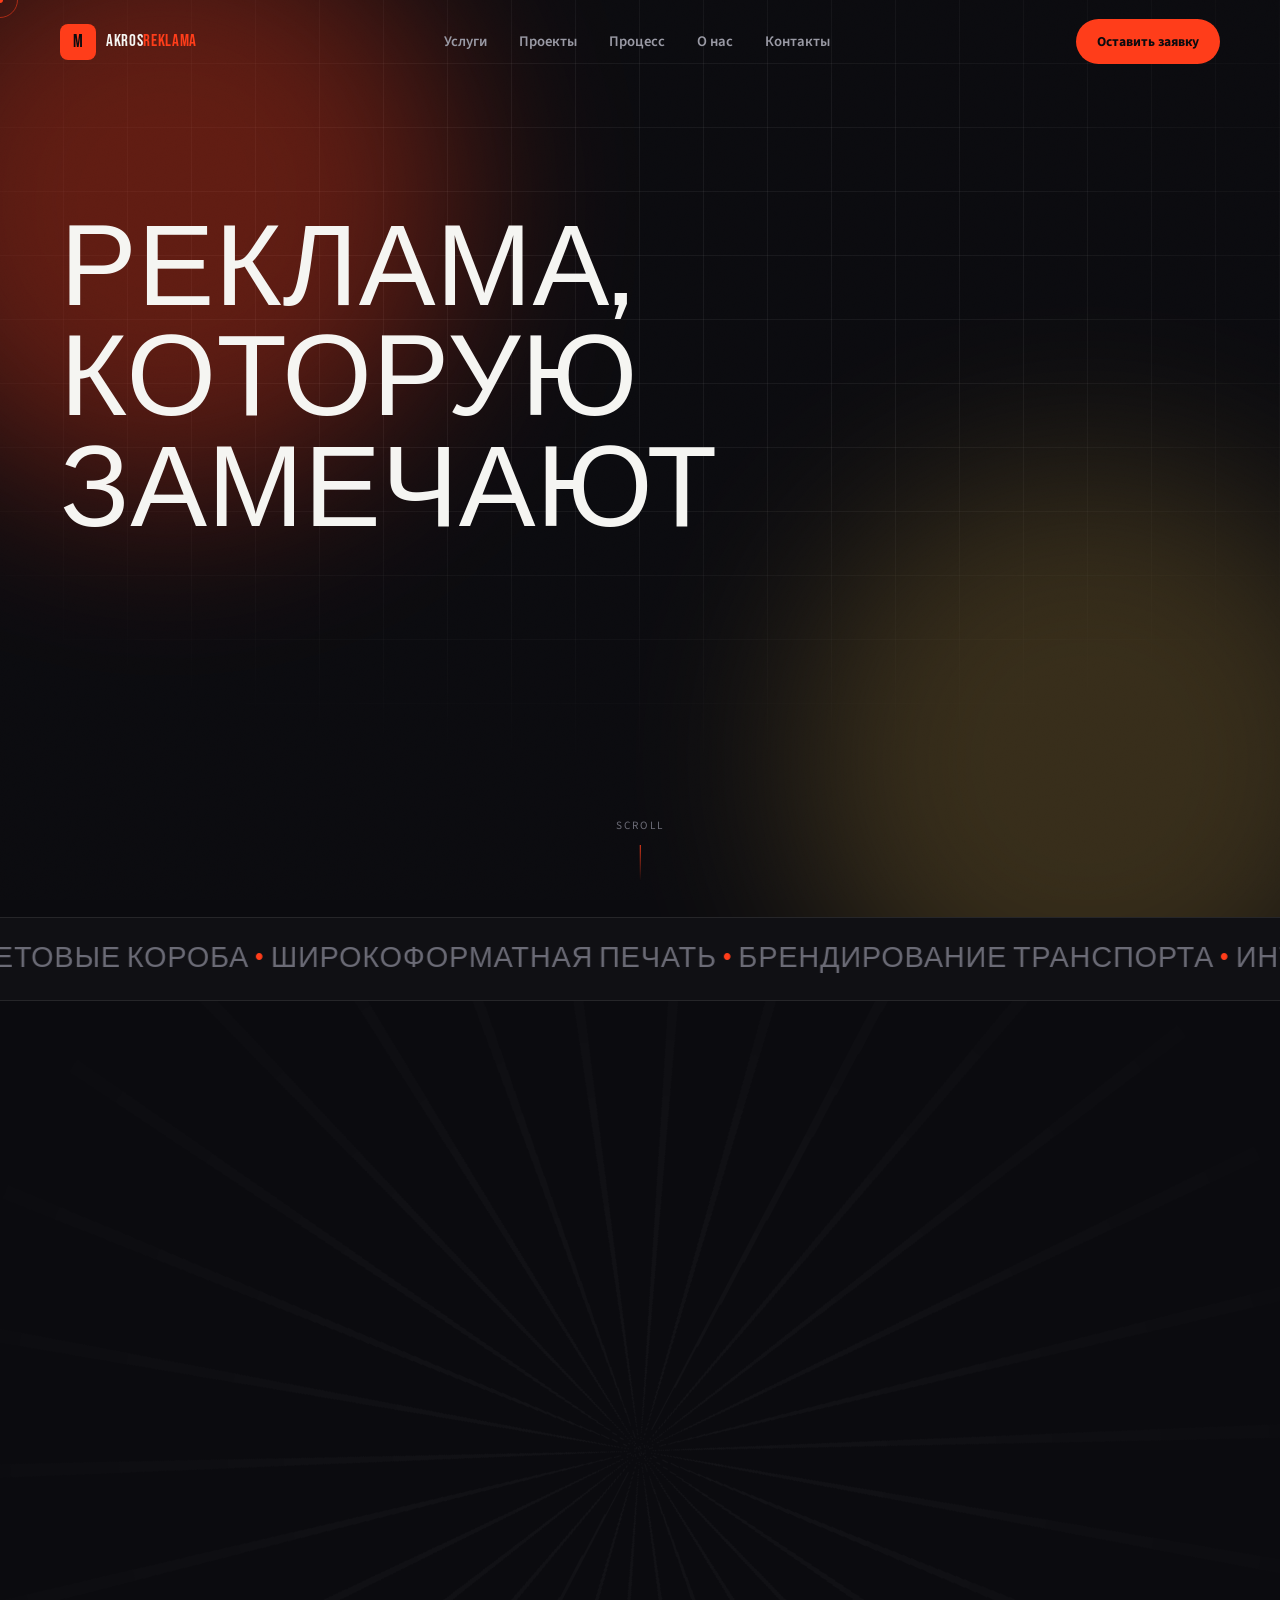
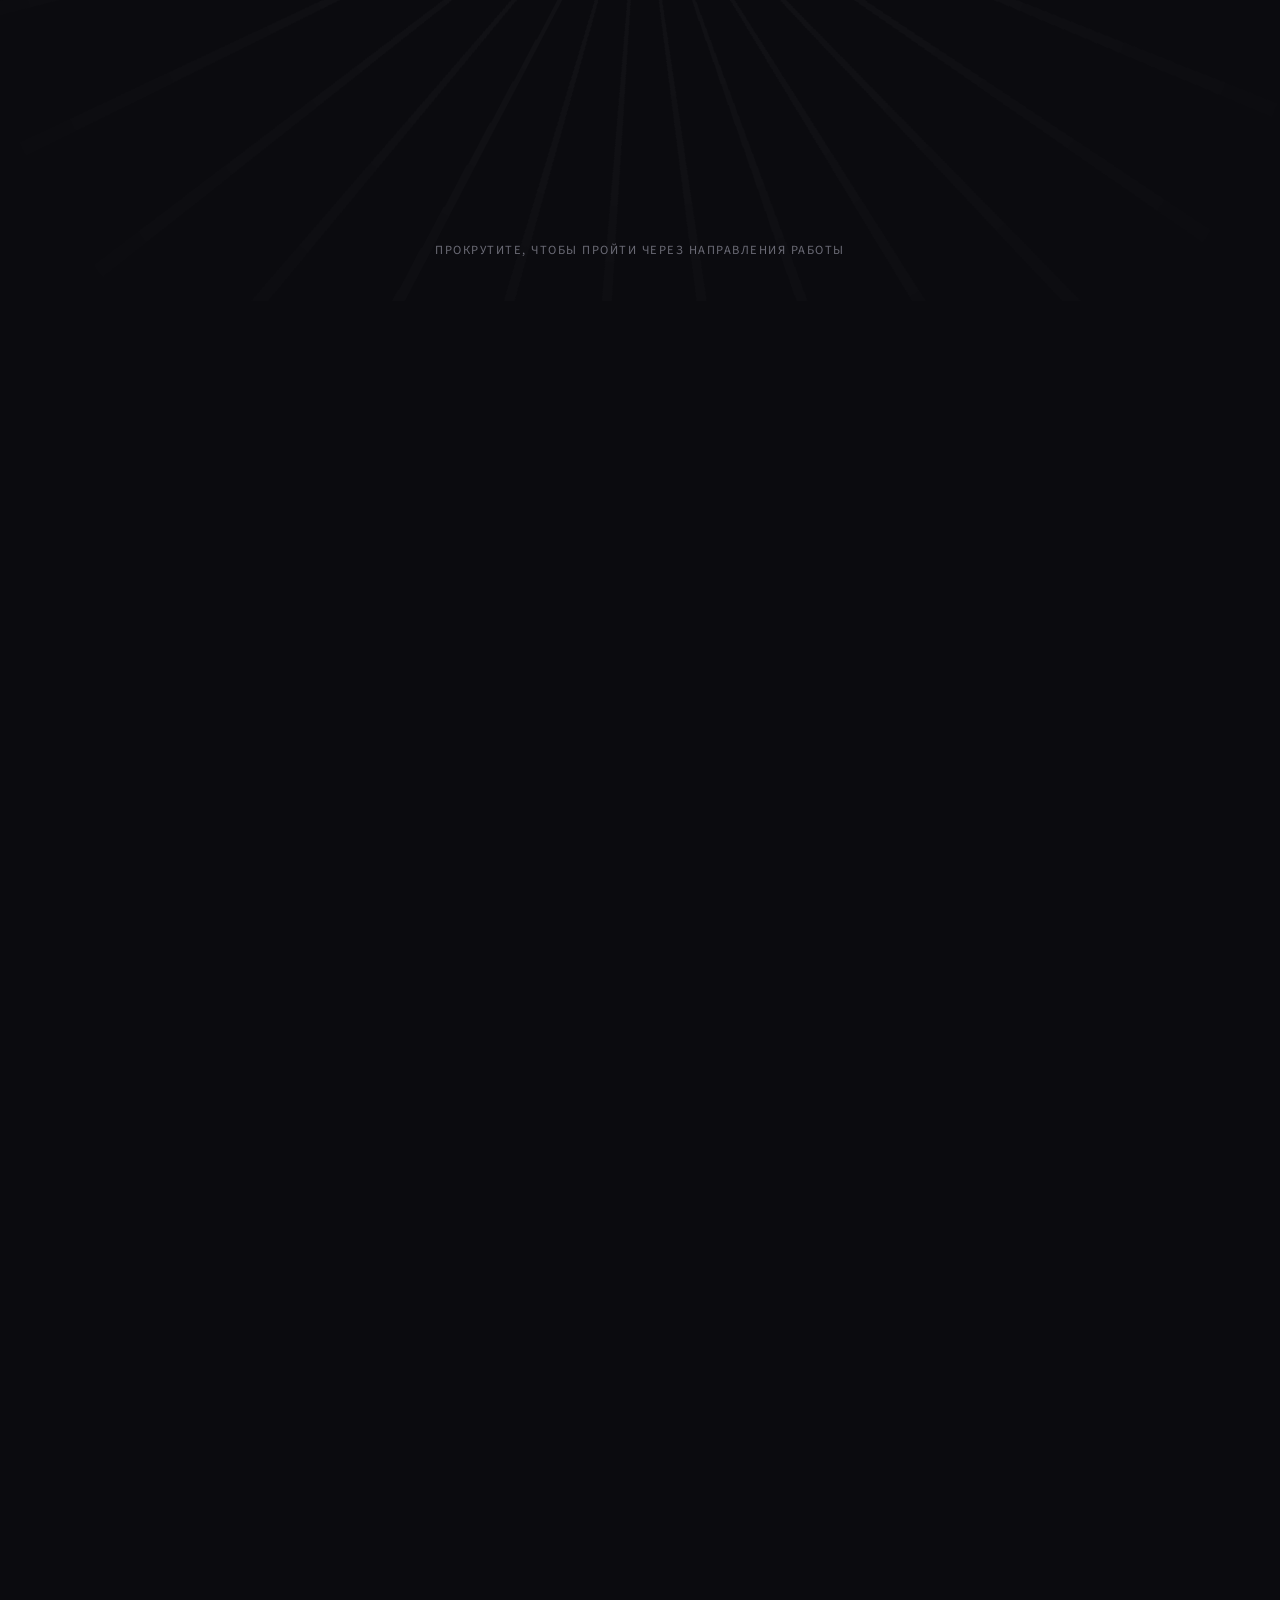
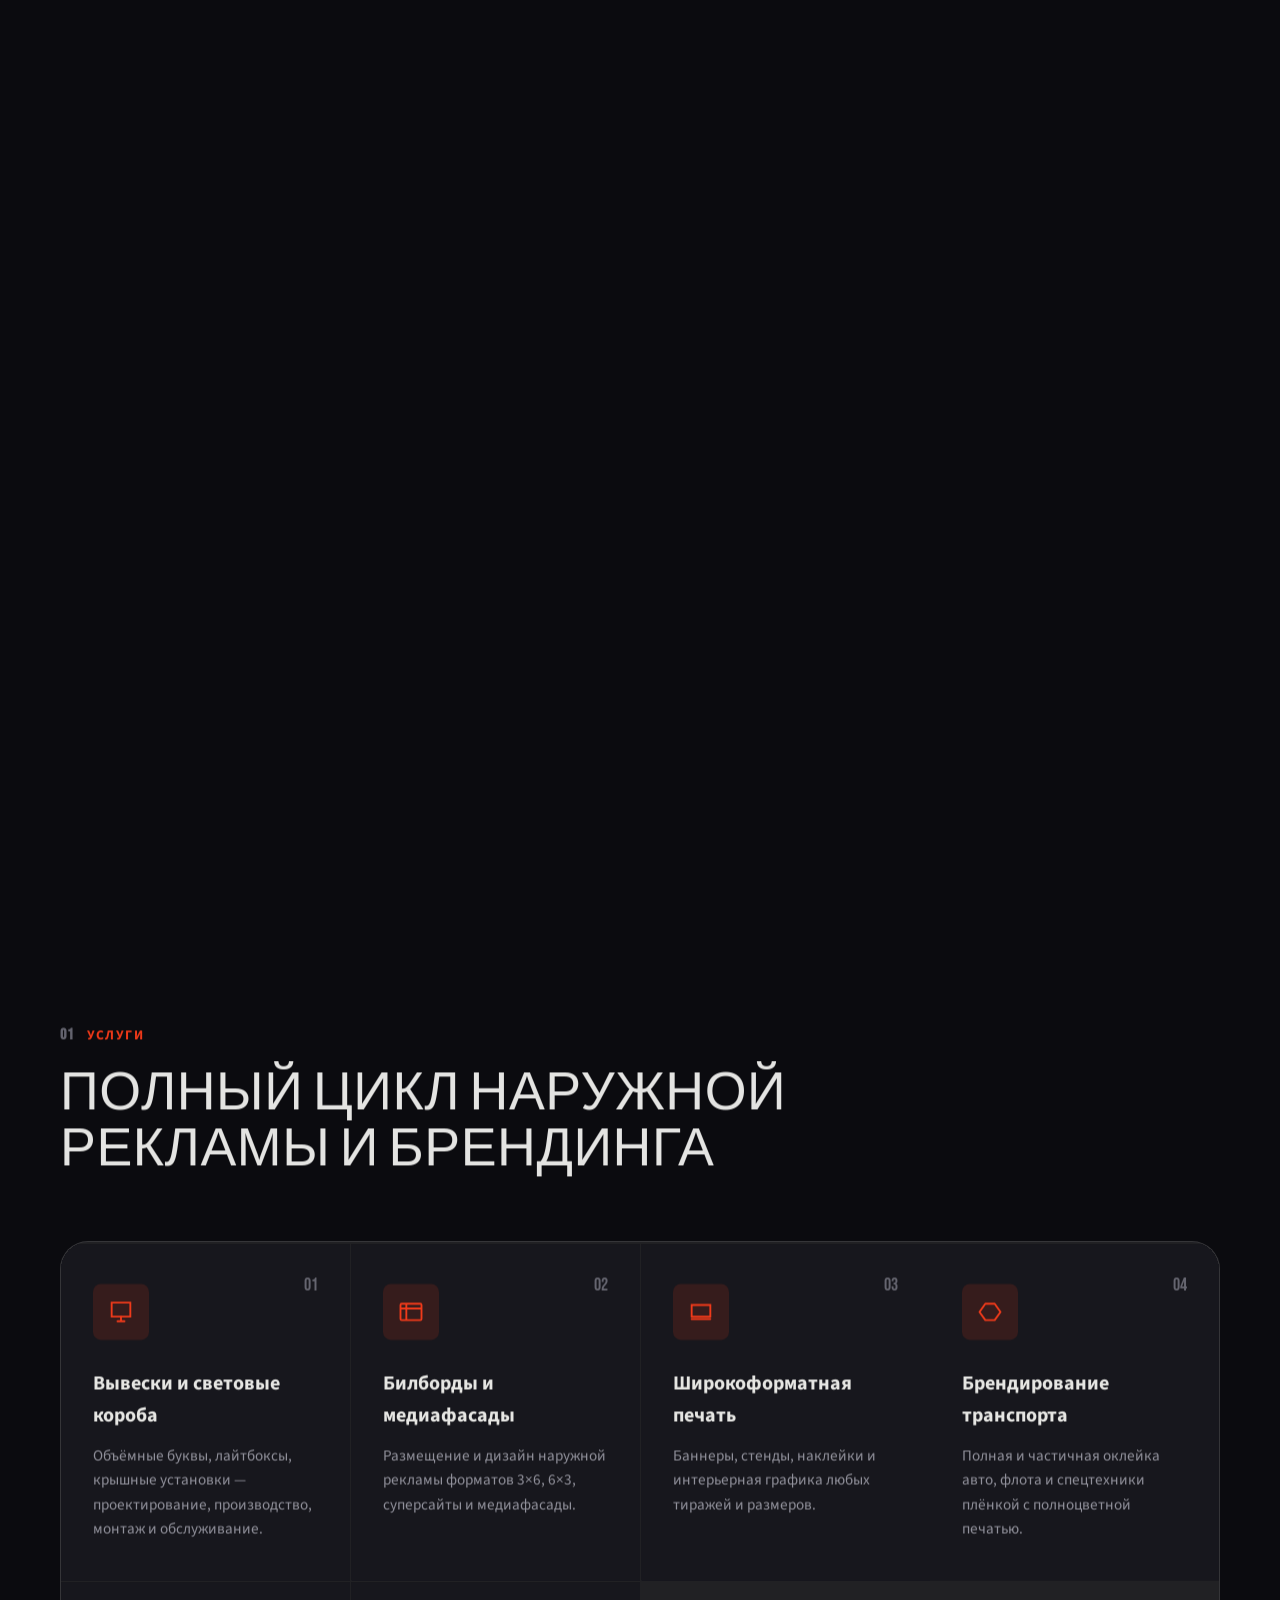
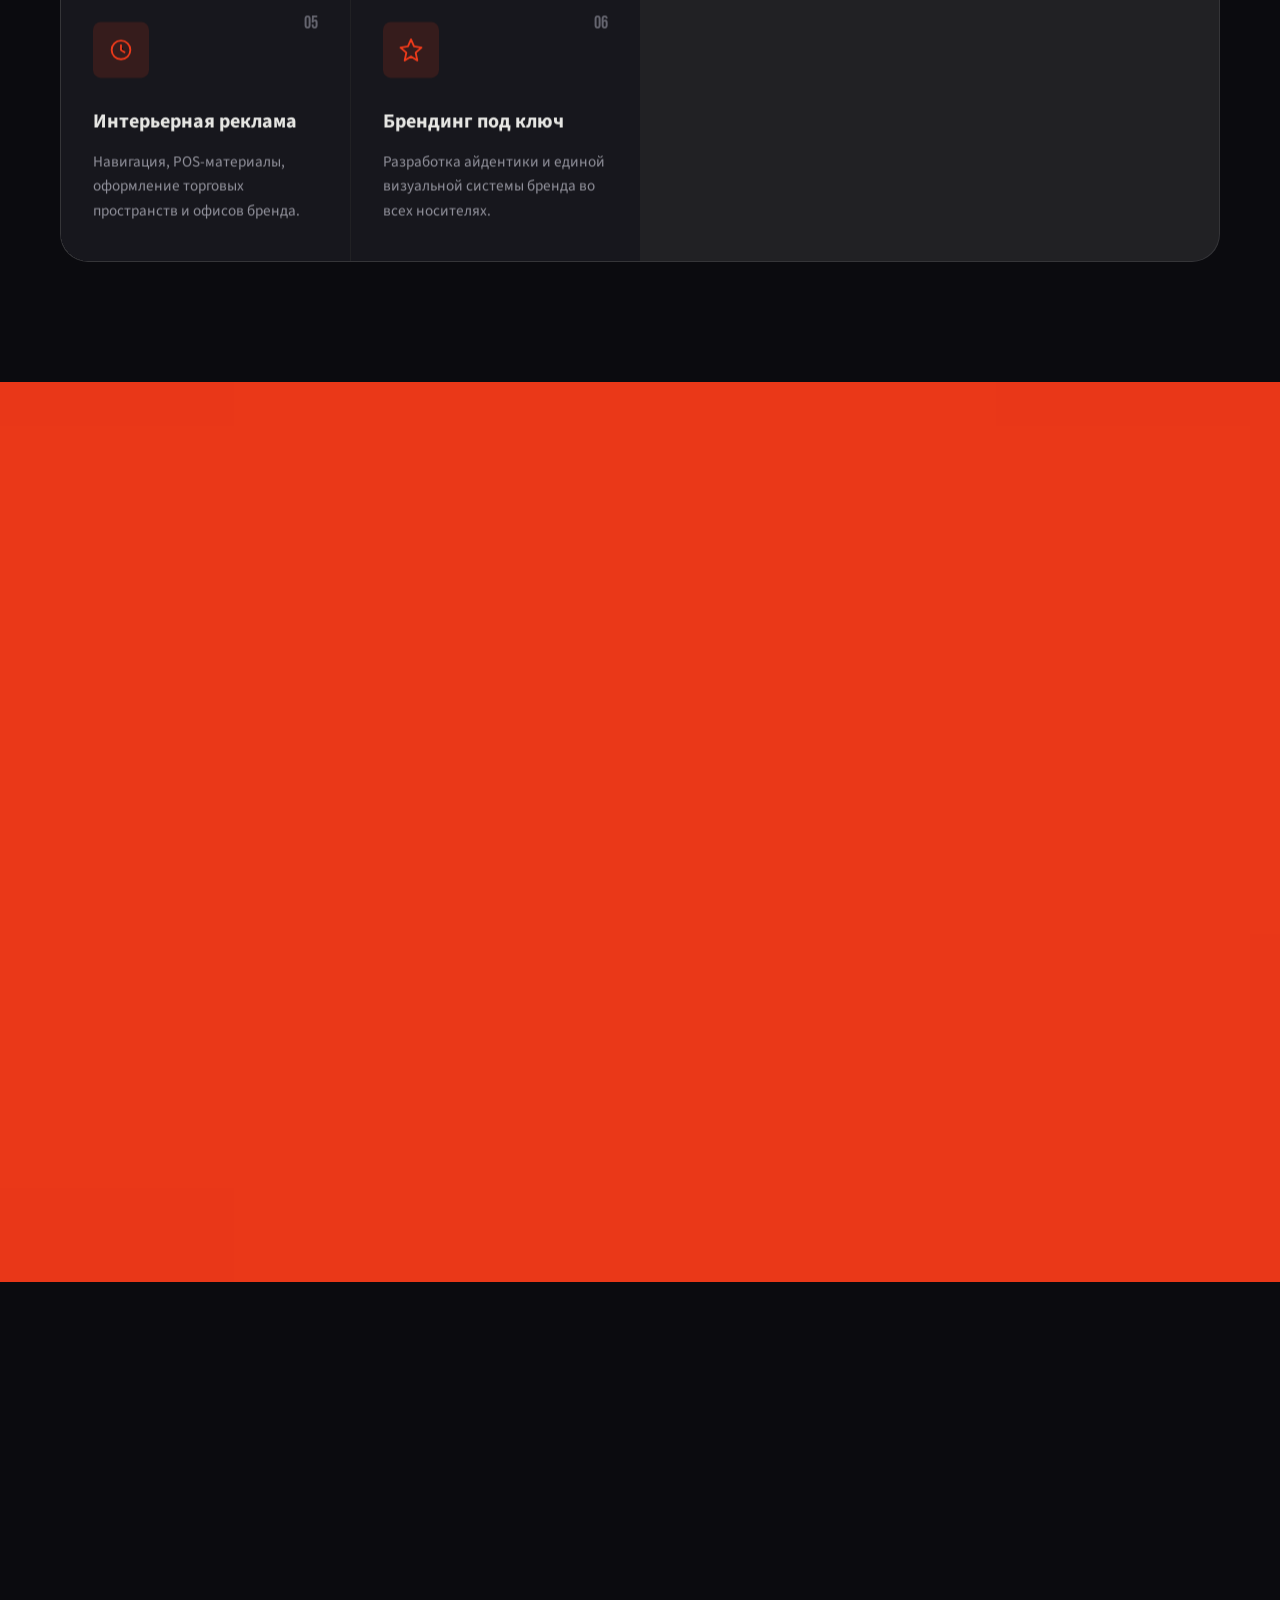
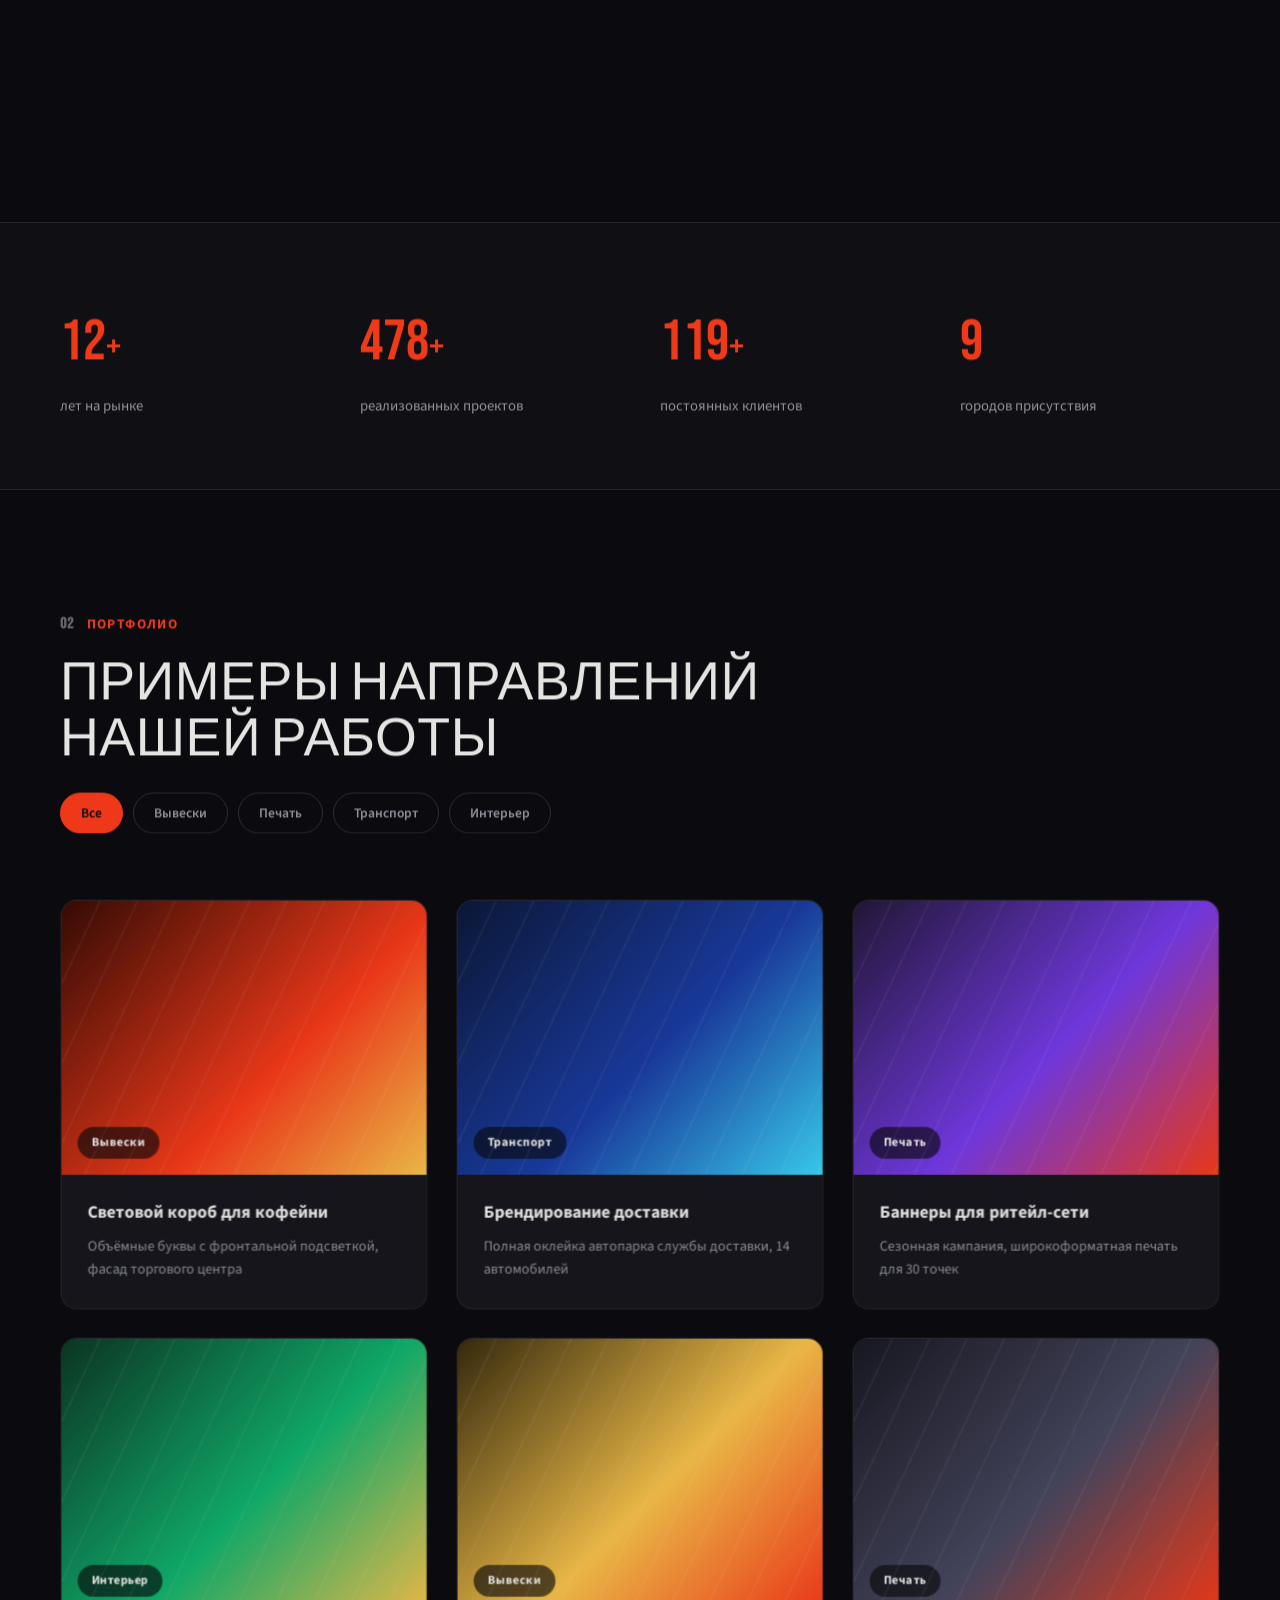
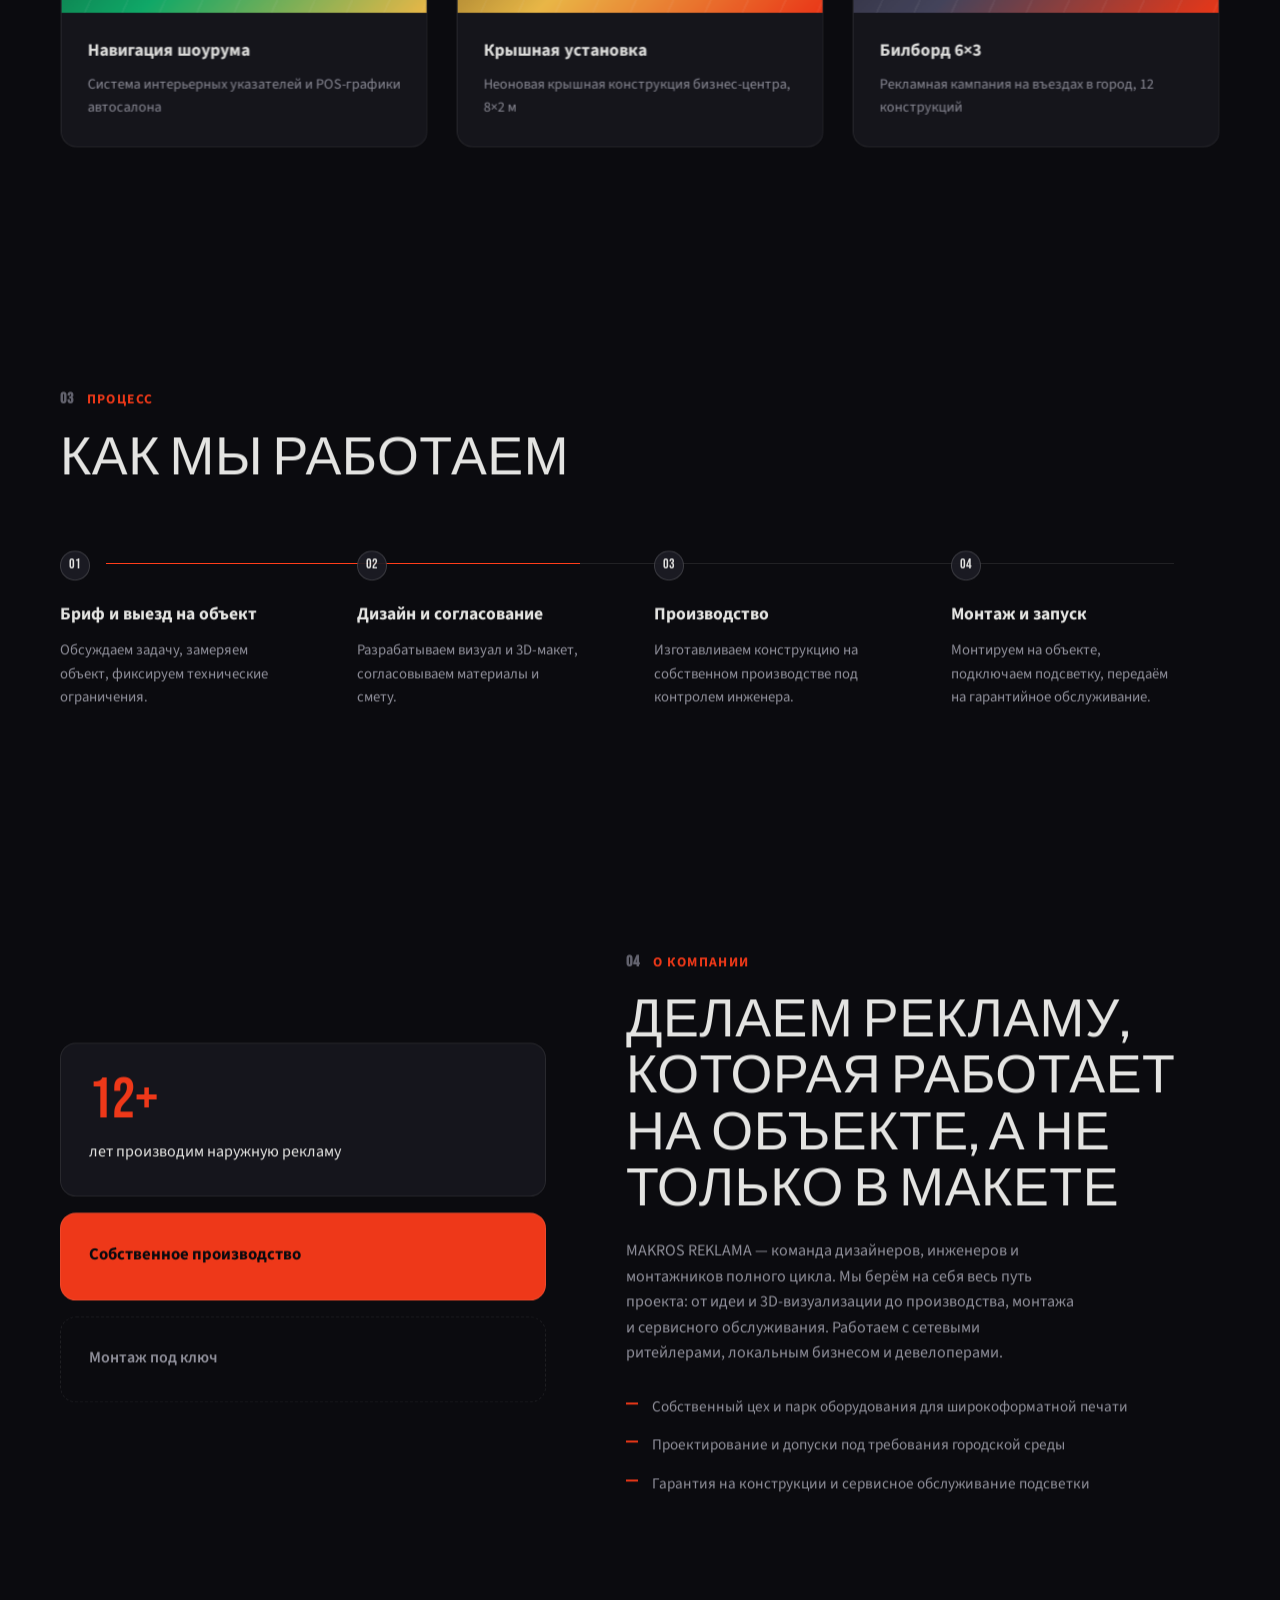
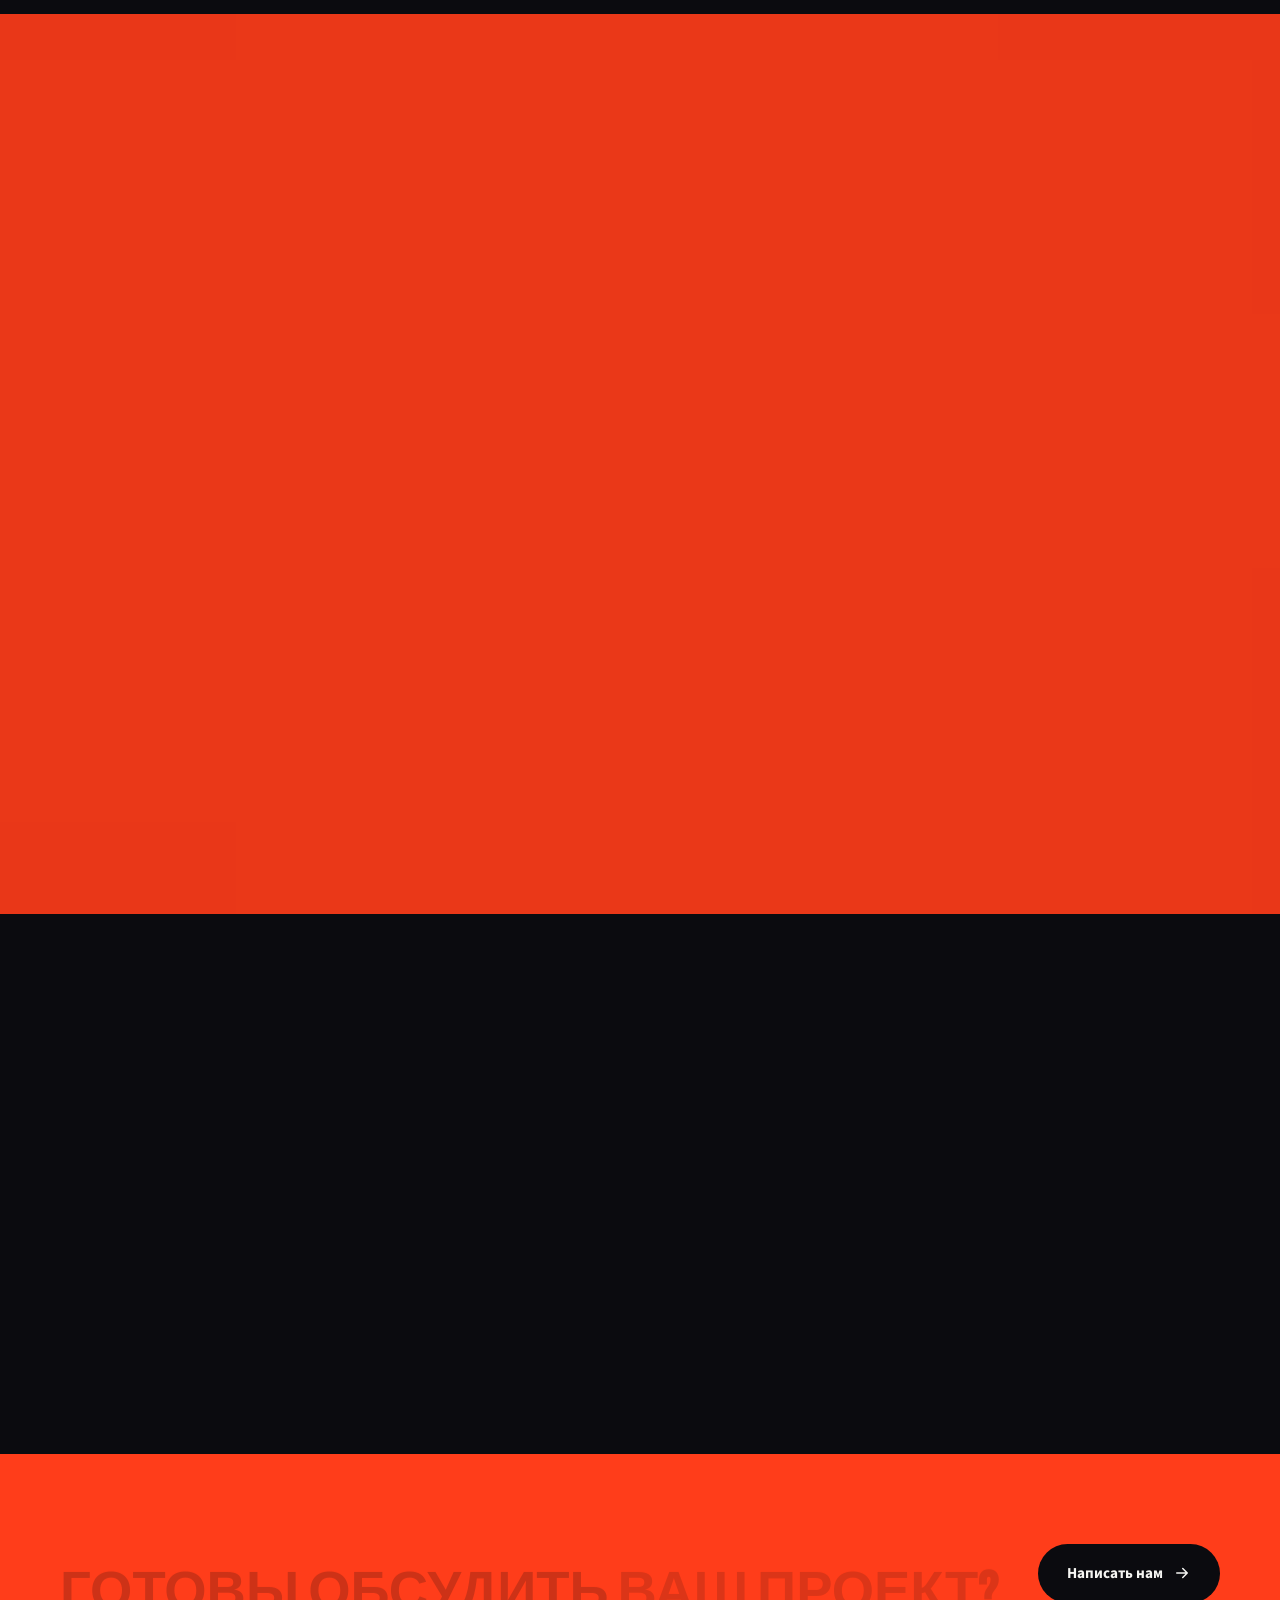
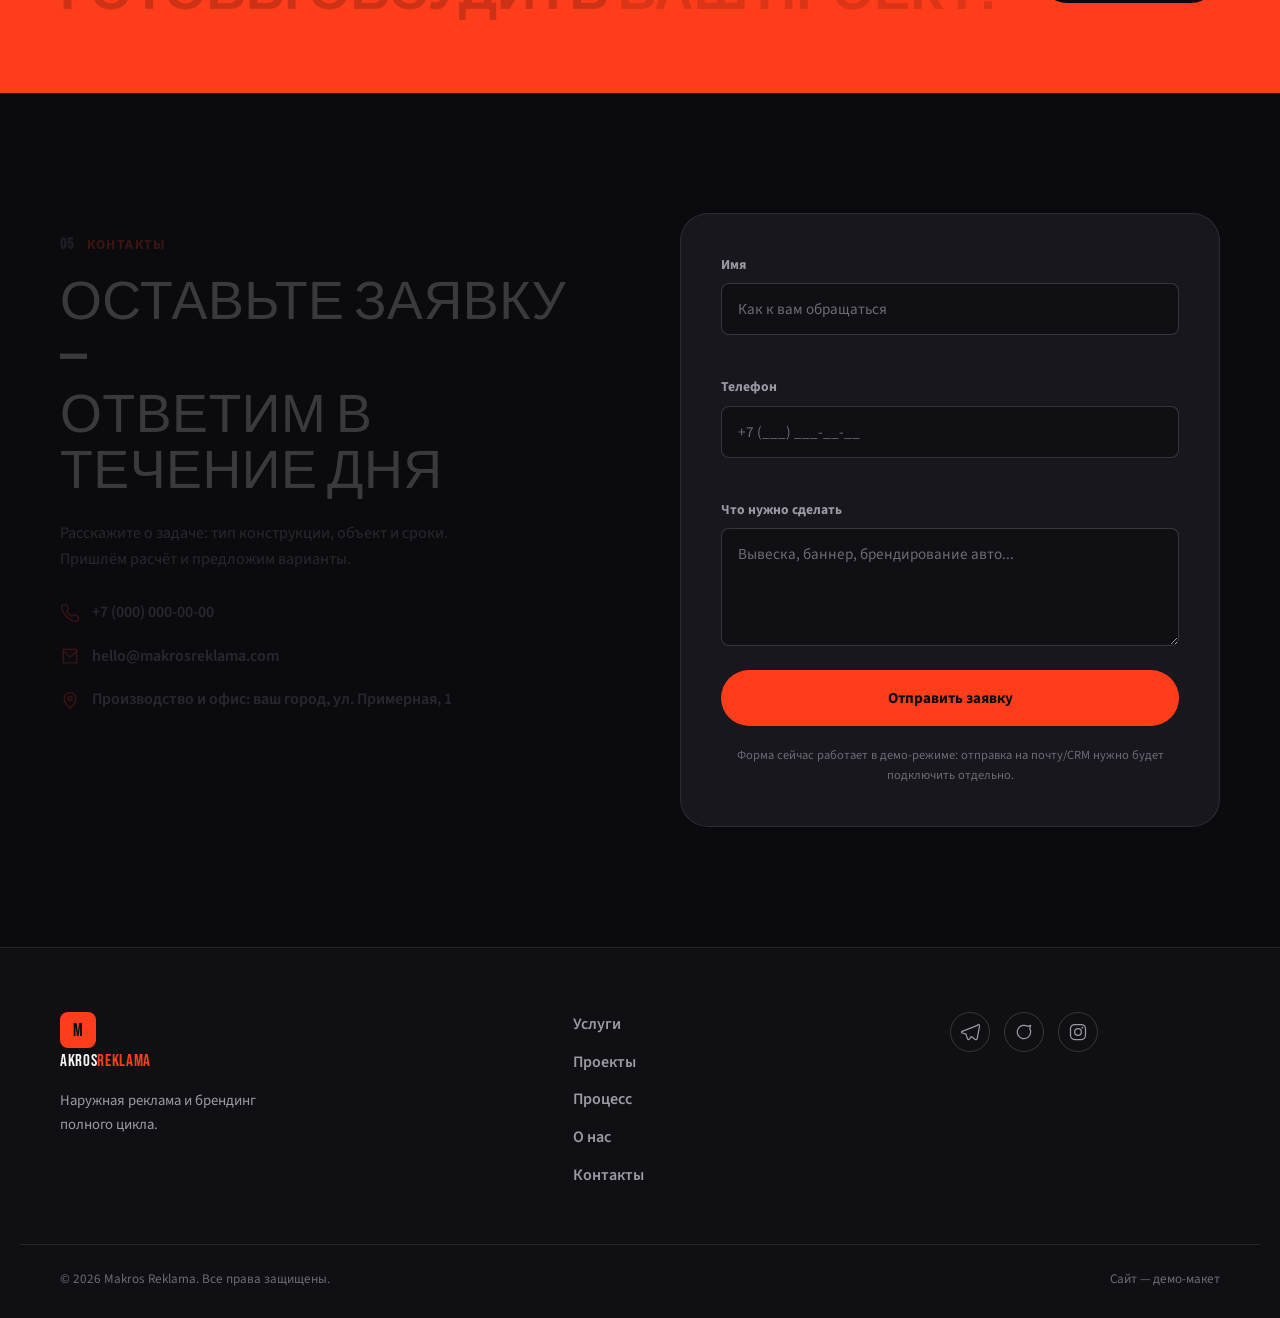
<file: index.html>
<!doctype html>
<html lang="ru">
<head>
<meta charset="UTF-8">
<meta name="viewport" content="width=device-width, initial-scale=1">
<title>MAKROS REKLAMA — Наружная реклама, вывески, брендинг</title>
<meta name="description" content="MAKROS REKLAMA — производство и монтаж вывесок, наружной рекламы, широкоформатная печать и брендирование транспорта. Реклама, которую замечают.">

<link rel="icon" href="data:image/svg+xml,%3Csvg xmlns='http://www.w3.org/2000/svg' viewBox='0 0 100 100'%3E%3Crect width='100' height='100' rx='20' fill='%230b0b0f'/%3E%3Ctext x='50' y='68' font-size='58' font-family='Arial,sans-serif' font-weight='900' fill='%23ff3d1a' text-anchor='middle'%3EM%3C/text%3E%3C/svg%3E">

<link rel="preconnect" href="https://fonts.googleapis.com">
<link rel="preconnect" href="https://fonts.gstatic.com" crossorigin>
<link href="https://fonts.googleapis.com/css2?family=Bebas+Neue&family=Source+Sans+3:wght@400;500;600;700;800&display=swap" rel="stylesheet">

<link rel="stylesheet" href="css/style.css">
</head>
<body>

<div class="cursor-dot" aria-hidden="true"></div>
<div class="cursor-ring" aria-hidden="true"></div>

<div class="loader" aria-hidden="true">
  <span class="loader__mark">MAKROS</span>
</div>

<div class="noise-overlay" aria-hidden="true"></div>

<header class="site-header" data-header>
  <div class="container site-header__inner">
    <a href="#hero" class="logo" data-magnetic>
      <span class="logo__mark">M</span><span class="logo__text">AKROS<b>REKLAMA</b></span>
    </a>

    <nav class="nav" data-nav>
      <a href="#services" class="nav__link">Услуги</a>
      <a href="#works" class="nav__link">Проекты</a>
      <a href="#process" class="nav__link">Процесс</a>
      <a href="#about" class="nav__link">О нас</a>
      <a href="#contact" class="nav__link">Контакты</a>
    </nav>

    <a href="#contact" class="btn btn--accent btn--sm nav__cta" data-magnetic>Оставить заявку</a>

    <button class="burger" data-burger aria-label="Открыть меню" aria-expanded="false">
      <span></span><span></span><span></span>
    </button>
  </div>

  <div class="mobile-nav" data-mobile-nav>
    <a href="#services" class="mobile-nav__link">Услуги</a>
    <a href="#works" class="mobile-nav__link">Проекты</a>
    <a href="#process" class="mobile-nav__link">Процесс</a>
    <a href="#about" class="mobile-nav__link">О нас</a>
    <a href="#contact" class="mobile-nav__link">Контакты</a>
  </div>
</header>

<main>

  <!-- HERO -->
  <section class="hero" id="hero">
    <div class="hero__bg" aria-hidden="true">
      <div class="hero__grid"></div>
      <div class="hero__glow hero__glow--a"></div>
      <div class="hero__glow hero__glow--b"></div>
    </div>

    <div class="container hero__inner">
      <p class="eyebrow" data-reveal>
        <span class="eyebrow__dot"></span>
        Наружная реклама и брендинг с 2012 года
      </p>

      <h1 class="hero__title">
        <span class="line" data-split>РЕКЛАМА,</span>
        <span class="line" data-split>КОТОРУЮ <em>ЗАМЕЧАЮТ</em></span>
      </h1>

      <p class="hero__subtitle" data-reveal>
        Проектируем, производим и монтируем вывески, световые короба, широкоформатную
        печать и брендирование транспорта под ключ — от идеи до запуска на объекте.
      </p>

      <div class="hero__actions" data-reveal>
        <a href="#contact" class="btn btn--accent" data-magnetic>
          Рассчитать проект
          <svg viewBox="0 0 24 24" width="18" height="18"><path d="M5 12h14M13 6l6 6-6 6" fill="none" stroke="currentColor" stroke-width="2" stroke-linecap="round" stroke-linejoin="round"/></svg>
        </a>
        <a href="#works" class="btn btn--ghost" data-magnetic>Смотреть проекты</a>
      </div>
    </div>

    <a href="#services" class="scroll-cue" aria-label="Прокрутить вниз">
      <span>SCROLL</span>
      <i></i>
    </a>
  </section>

  <!-- MARQUEE -->
  <div class="marquee" aria-hidden="true">
    <div class="marquee__track">
      <span>ВЫВЕСКИ&nbsp;</span><span>•</span><span>&nbsp;СВЕТОВЫЕ КОРОБА&nbsp;</span><span>•</span>
      <span>&nbsp;ШИРОКОФОРМАТНАЯ ПЕЧАТЬ&nbsp;</span><span>•</span><span>&nbsp;БРЕНДИРОВАНИЕ ТРАНСПОРТА&nbsp;</span><span>•</span>
      <span>&nbsp;ИНТЕРЬЕРНАЯ РЕКЛАМА&nbsp;</span><span>•</span><span>&nbsp;НАРУЖНАЯ РЕКЛАМА&nbsp;</span><span>•</span>
      <span>ВЫВЕСКИ&nbsp;</span><span>•</span><span>&nbsp;СВЕТОВЫЕ КОРОБА&nbsp;</span><span>•</span>
      <span>&nbsp;ШИРОКОФОРМАТНАЯ ПЕЧАТЬ&nbsp;</span><span>•</span><span>&nbsp;БРЕНДИРОВАНИЕ ТРАНСПОРТА&nbsp;</span><span>•</span>
      <span>&nbsp;ИНТЕРЬЕРНАЯ РЕКЛАМА&nbsp;</span><span>•</span><span>&nbsp;НАРУЖНАЯ РЕКЛАМА&nbsp;</span><span>•</span>
    </div>
  </div>

  <!-- TUNNEL / CORRIDOR FLYTHROUGH -->
  <section class="tunnel" id="tunnel" data-tunnel>
    <div class="tunnel__stage">
      <div class="tunnel__speedlines" aria-hidden="true"></div>

      <div class="tunnel__panels">
        <div class="tunnel__panel" data-tunnel-panel style="--tp-color: var(--accent);">
          <span class="tunnel__panel-num">01</span>
          <h3>Вывески</h3>
        </div>
        <div class="tunnel__panel" data-tunnel-panel style="--tp-color: var(--accent-2);">
          <span class="tunnel__panel-num">02</span>
          <h3>Билборды</h3>
        </div>
        <div class="tunnel__panel" data-tunnel-panel style="--tp-color: var(--accent);">
          <span class="tunnel__panel-num">03</span>
          <h3>Печать</h3>
        </div>
        <div class="tunnel__panel" data-tunnel-panel style="--tp-color: var(--accent-2);">
          <span class="tunnel__panel-num">04</span>
          <h3>Транспорт</h3>
        </div>
        <div class="tunnel__panel" data-tunnel-panel style="--tp-color: var(--accent);">
          <span class="tunnel__panel-num">05</span>
          <h3>Интерьер</h3>
        </div>
        <div class="tunnel__panel" data-tunnel-panel style="--tp-color: var(--accent-2);">
          <span class="tunnel__panel-num">06</span>
          <h3>Брендинг</h3>
        </div>
      </div>

      <p class="tunnel__hint" aria-hidden="true">Прокрутите, чтобы пройти через направления работы</p>
    </div>
  </section>

  <!-- SERVICES -->
  <section class="section" id="services">
    <div class="container">
      <div class="section__head">
        <p class="section__label" data-reveal><span class="section__num">01</span> Услуги</p>
        <h2 class="section__title" data-reveal>Полный цикл наружной<br>рекламы и брендинга</h2>
      </div>

      <div class="services-grid">

        <article class="service-card" data-tilt>
          <span class="service-card__index">01</span>
          <div class="service-card__icon">
            <svg viewBox="0 0 24 24" width="28" height="28"><path d="M4 4h16v12H4z" fill="none" stroke="currentColor" stroke-width="1.6"/><path d="M9 20h6M12 16v4" fill="none" stroke="currentColor" stroke-width="1.6" stroke-linecap="round"/></svg>
          </div>
          <h3>Вывески и световые короба</h3>
          <p>Объёмные буквы, лайтбоксы, крышные установки — проектирование, производство, монтаж и обслуживание.</p>
        </article>

        <article class="service-card" data-tilt>
          <span class="service-card__index">02</span>
          <div class="service-card__icon">
            <svg viewBox="0 0 24 24" width="28" height="28"><rect x="3" y="5" width="18" height="14" rx="1" fill="none" stroke="currentColor" stroke-width="1.6"/><path d="M3 9h18M8 5v14" fill="none" stroke="currentColor" stroke-width="1.6"/></svg>
          </div>
          <h3>Билборды и медиафасады</h3>
          <p>Размещение и дизайн наружной рекламы форматов 3×6, 6×3, суперсайты и медиафасады.</p>
        </article>

        <article class="service-card" data-tilt>
          <span class="service-card__index">03</span>
          <div class="service-card__icon">
            <svg viewBox="0 0 24 24" width="28" height="28"><path d="M4 6h16v10H4z" fill="none" stroke="currentColor" stroke-width="1.6"/><path d="M4 18h16" stroke="currentColor" stroke-width="1.6" stroke-linecap="round"/></svg>
          </div>
          <h3>Широкоформатная печать</h3>
          <p>Баннеры, стенды, наклейки и интерьерная графика любых тиражей и размеров.</p>
        </article>

        <article class="service-card" data-tilt>
          <span class="service-card__index">04</span>
          <div class="service-card__icon">
            <svg viewBox="0 0 24 24" width="28" height="28"><path d="M3 12l5-7h8l5 7-5 7H8l-5-7z" fill="none" stroke="currentColor" stroke-width="1.6" stroke-linejoin="round"/></svg>
          </div>
          <h3>Брендирование транспорта</h3>
          <p>Полная и частичная оклейка авто, флота и спецтехники плёнкой с полноцветной печатью.</p>
        </article>

        <article class="service-card" data-tilt>
          <span class="service-card__index">05</span>
          <div class="service-card__icon">
            <svg viewBox="0 0 24 24" width="28" height="28"><circle cx="12" cy="12" r="8" fill="none" stroke="currentColor" stroke-width="1.6"/><path d="M12 8v4l3 2" stroke="currentColor" stroke-width="1.6" stroke-linecap="round" stroke-linejoin="round"/></svg>
          </div>
          <h3>Интерьерная реклама</h3>
          <p>Навигация, POS-материалы, оформление торговых пространств и офисов бренда.</p>
        </article>

        <article class="service-card" data-tilt>
          <span class="service-card__index">06</span>
          <div class="service-card__icon">
            <svg viewBox="0 0 24 24" width="28" height="28"><path d="M12 3l2.6 5.9L21 10l-5 4.3L17.4 21 12 17.6 6.6 21 8 14.3 3 10l6.4-1.1L12 3z" fill="none" stroke="currentColor" stroke-width="1.6" stroke-linejoin="round"/></svg>
          </div>
          <h3>Брендинг под ключ</h3>
          <p>Разработка айдентики и единой визуальной системы бренда во всех носителях.</p>
        </article>

      </div>
    </div>
  </section>

  <!-- PORTAL: services -> stats -->
  <div class="portal" data-portal data-portal-color="#101014" aria-hidden="true">
    <div class="portal__stage">
      <div class="portal__circle" data-portal-circle></div>
    </div>
  </div>

  <!-- STATS -->
  <section class="stats">
    <div class="container stats__grid">
      <div class="stat" data-reveal>
        <span class="stat__num" data-counter data-target="12">0</span><span class="stat__suffix">+</span>
        <p>лет на рынке</p>
      </div>
      <div class="stat" data-reveal>
        <span class="stat__num" data-counter data-target="480">0</span><span class="stat__suffix">+</span>
        <p>реализованных проектов</p>
      </div>
      <div class="stat" data-reveal>
        <span class="stat__num" data-counter data-target="120">0</span><span class="stat__suffix">+</span>
        <p>постоянных клиентов</p>
      </div>
      <div class="stat" data-reveal>
        <span class="stat__num" data-counter data-target="9">0</span>
        <p>городов присутствия</p>
      </div>
    </div>
  </section>

  <!-- WORKS -->
  <section class="section" id="works">
    <div class="container">
      <div class="section__head section__head--split">
        <div>
          <p class="section__label" data-reveal><span class="section__num">02</span> Портфолио</p>
          <h2 class="section__title" data-reveal>Примеры направлений<br>нашей работы</h2>
        </div>
        <div class="filters" data-reveal role="tablist" aria-label="Фильтр проектов">
          <button class="filter is-active" data-filter="all">Все</button>
          <button class="filter" data-filter="signage">Вывески</button>
          <button class="filter" data-filter="print">Печать</button>
          <button class="filter" data-filter="transport">Транспорт</button>
          <button class="filter" data-filter="interior">Интерьер</button>
        </div>
      </div>

      <div class="works-grid" data-works-grid>

        <article class="work-card" data-cat="signage" data-tilt>
          <div class="work-card__media work-card__media--a">
            <span class="work-card__tag">Вывески</span>
          </div>
          <div class="work-card__body">
            <h3>Световой короб для кофейни</h3>
            <p>Объёмные буквы с фронтальной подсветкой, фасад торгового центра</p>
          </div>
        </article>

        <article class="work-card" data-cat="transport" data-tilt>
          <div class="work-card__media work-card__media--b">
            <span class="work-card__tag">Транспорт</span>
          </div>
          <div class="work-card__body">
            <h3>Брендирование доставки</h3>
            <p>Полная оклейка автопарка службы доставки, 14 автомобилей</p>
          </div>
        </article>

        <article class="work-card" data-cat="print" data-tilt>
          <div class="work-card__media work-card__media--c">
            <span class="work-card__tag">Печать</span>
          </div>
          <div class="work-card__body">
            <h3>Баннеры для ритейл-сети</h3>
            <p>Сезонная кампания, широкоформатная печать для 30 точек</p>
          </div>
        </article>

        <article class="work-card" data-cat="interior" data-tilt>
          <div class="work-card__media work-card__media--d">
            <span class="work-card__tag">Интерьер</span>
          </div>
          <div class="work-card__body">
            <h3>Навигация шоурума</h3>
            <p>Система интерьерных указателей и POS-графики автосалона</p>
          </div>
        </article>

        <article class="work-card" data-cat="signage" data-tilt>
          <div class="work-card__media work-card__media--e">
            <span class="work-card__tag">Вывески</span>
          </div>
          <div class="work-card__body">
            <h3>Крышная установка</h3>
            <p>Неоновая крышная конструкция бизнес-центра, 8×2 м</p>
          </div>
        </article>

        <article class="work-card" data-cat="print" data-tilt>
          <div class="work-card__media work-card__media--f">
            <span class="work-card__tag">Печать</span>
          </div>
          <div class="work-card__body">
            <h3>Билборд 6×3</h3>
            <p>Рекламная кампания на въездах в город, 12 конструкций</p>
          </div>
        </article>

      </div>
    </div>
  </section>

  <!-- PROCESS -->
  <section class="section" id="process">
    <div class="container">
      <div class="section__head">
        <p class="section__label" data-reveal><span class="section__num">03</span> Процесс</p>
        <h2 class="section__title" data-reveal>Как мы работаем</h2>
      </div>

      <div class="process" data-process>
        <div class="process__line" aria-hidden="true"><span data-process-fill></span></div>

        <div class="process-step" data-reveal>
          <span class="process-step__num">01</span>
          <h3>Бриф и выезд на объект</h3>
          <p>Обсуждаем задачу, замеряем объект, фиксируем технические ограничения.</p>
        </div>
        <div class="process-step" data-reveal>
          <span class="process-step__num">02</span>
          <h3>Дизайн и согласование</h3>
          <p>Разрабатываем визуал и 3D-макет, согласовываем материалы и смету.</p>
        </div>
        <div class="process-step" data-reveal>
          <span class="process-step__num">03</span>
          <h3>Производство</h3>
          <p>Изготавливаем конструкцию на собственном производстве под контролем инженера.</p>
        </div>
        <div class="process-step" data-reveal>
          <span class="process-step__num">04</span>
          <h3>Монтаж и запуск</h3>
          <p>Монтируем на объекте, подключаем подсветку, передаём на гарантийное обслуживание.</p>
        </div>
      </div>
    </div>
  </section>

  <!-- ABOUT -->
  <section class="section about" id="about">
    <div class="container about__grid">
      <div class="about__visual" data-reveal>
        <div class="about__card about__card--main">
          <span class="about__card-num">12+</span>
          <span>лет производим наружную рекламу</span>
        </div>
        <div class="about__card about__card--accent">Собственное производство</div>
        <div class="about__card about__card--outline">Монтаж под ключ</div>
      </div>

      <div class="about__content">
        <p class="section__label" data-reveal><span class="section__num">04</span> О компании</p>
        <h2 class="section__title" data-reveal>Делаем рекламу, которая работает на объекте, а не только в макете</h2>
        <p class="about__text" data-reveal>
          MAKROS REKLAMA — команда дизайнеров, инженеров и монтажников полного цикла.
          Мы берём на себя весь путь проекта: от идеи и 3D-визуализации до производства,
          монтажа и сервисного обслуживания. Работаем с сетевыми ритейлерами, локальным
          бизнесом и девелоперами.
        </p>
        <ul class="about__list" data-reveal>
          <li>Собственный цех и парк оборудования для широкоформатной печати</li>
          <li>Проектирование и допуски под требования городской среды</li>
          <li>Гарантия на конструкции и сервисное обслуживание подсветки</li>
        </ul>
      </div>
    </div>
  </section>

  <!-- PORTAL: about -> cta band -->
  <div class="portal" data-portal data-portal-color="#ff3d1a" aria-hidden="true">
    <div class="portal__stage">
      <div class="portal__circle" data-portal-circle></div>
    </div>
  </div>

  <!-- CTA BAND -->
  <section class="cta-band">
    <div class="container cta-band__inner">
      <h2 data-reveal>Готовы обсудить <em>ваш проект?</em></h2>
      <a href="#contact" class="btn btn--dark" data-magnetic>
        Написать нам
        <svg viewBox="0 0 24 24" width="18" height="18"><path d="M5 12h14M13 6l6 6-6 6" fill="none" stroke="currentColor" stroke-width="2" stroke-linecap="round" stroke-linejoin="round"/></svg>
      </a>
    </div>
  </section>

  <!-- CONTACT -->
  <section class="section" id="contact">
    <div class="container contact__grid">
      <div>
        <p class="section__label" data-reveal><span class="section__num">05</span> Контакты</p>
        <h2 class="section__title" data-reveal>Оставьте заявку —<br>ответим в течение дня</h2>
        <p class="about__text" data-reveal>Расскажите о задаче: тип конструкции, объект и сроки. Пришлём расчёт и предложим варианты.</p>

        <div class="contact-info" data-reveal>
          <a href="tel:+70000000000" class="contact-info__item">
            <svg viewBox="0 0 24 24" width="20" height="20"><path d="M22 16.92v3a2 2 0 0 1-2.18 2 19.8 19.8 0 0 1-8.63-3.07 19.5 19.5 0 0 1-6-6 19.8 19.8 0 0 1-3.07-8.67A2 2 0 0 1 4.11 2h3a2 2 0 0 1 2 1.72c.127.96.361 1.903.7 2.81a2 2 0 0 1-.45 2.11L8.09 9.91a16 16 0 0 0 6 6l1.27-1.27a2 2 0 0 1 2.11-.45c.907.339 1.85.573 2.81.7A2 2 0 0 1 22 16.92z" fill="none" stroke="currentColor" stroke-width="1.6" stroke-linecap="round" stroke-linejoin="round"/></svg>
            +7 (000) 000-00-00
          </a>
          <a href="mailto:hello@makrosreklama.com" class="contact-info__item">
            <svg viewBox="0 0 24 24" width="20" height="20"><path d="M4 4h16v16H4z" fill="none" stroke="currentColor" stroke-width="1.6"/><path d="M4 6l8 7 8-7" fill="none" stroke="currentColor" stroke-width="1.6" stroke-linecap="round" stroke-linejoin="round"/></svg>
            hello@makrosreklama.com
          </a>
          <span class="contact-info__item contact-info__item--static">
            <svg viewBox="0 0 24 24" width="20" height="20"><path d="M12 22s7-6.6 7-12a7 7 0 1 0-14 0c0 5.4 7 12 7 12z" fill="none" stroke="currentColor" stroke-width="1.6"/><circle cx="12" cy="10" r="2.5" fill="none" stroke="currentColor" stroke-width="1.6"/></svg>
            Производство и офис: ваш город, ул. Примерная, 1
          </span>
        </div>
      </div>

      <form class="form" data-form novalidate>
        <div class="form__row">
          <label for="name">Имя</label>
          <input id="name" name="name" type="text" placeholder="Как к вам обращаться" required>
          <span class="form__error" data-error-for="name"></span>
        </div>
        <div class="form__row">
          <label for="phone">Телефон</label>
          <input id="phone" name="phone" type="tel" placeholder="+7 (___) ___-__-__" required>
          <span class="form__error" data-error-for="phone"></span>
        </div>
        <div class="form__row">
          <label for="message">Что нужно сделать</label>
          <textarea id="message" name="message" rows="4" placeholder="Вывеска, баннер, брендирование авто..."></textarea>
        </div>
        <button type="submit" class="btn btn--accent form__submit" data-magnetic>
          <span class="btn__label">Отправить заявку</span>
        </button>
        <p class="form__note">Форма сейчас работает в демо-режиме: отправка на почту/CRM нужно будет подключить отдельно.</p>
      </form>
    </div>
  </section>

</main>

<footer class="footer">
  <div class="container footer__inner">
    <div class="footer__brand">
      <span class="logo__mark">M</span><span class="logo__text">AKROS<b>REKLAMA</b></span>
      <p>Наружная реклама и брендинг полного цикла.</p>
    </div>

    <nav class="footer__nav">
      <a href="#services">Услуги</a>
      <a href="#works">Проекты</a>
      <a href="#process">Процесс</a>
      <a href="#about">О нас</a>
      <a href="#contact">Контакты</a>
    </nav>

    <div class="footer__social">
      <a href="#" aria-label="Telegram">
        <svg viewBox="0 0 24 24" width="20" height="20"><path d="M21 4L2.5 11.3c-1 .4-1 1.6.1 1.9l4.6 1.4 1.8 5.6c.3.9 1.5 1.1 2.1.3l2.5-3 4.7 3.5c.8.6 2 .2 2.2-.8l3-15.4c.2-1.1-.9-2-2-1.8z" fill="none" stroke="currentColor" stroke-width="1.5" stroke-linejoin="round"/></svg>
      </a>
      <a href="#" aria-label="WhatsApp">
        <svg viewBox="0 0 24 24" width="20" height="20"><path d="M20 12a8 8 0 1 1-3.8-6.8L20 4l-1.1 3.9A8 8 0 0 1 20 12z" fill="none" stroke="currentColor" stroke-width="1.5" stroke-linejoin="round"/></svg>
      </a>
      <a href="#" aria-label="Instagram">
        <svg viewBox="0 0 24 24" width="20" height="20"><rect x="3" y="3" width="18" height="18" rx="5" fill="none" stroke="currentColor" stroke-width="1.5"/><circle cx="12" cy="12" r="4" fill="none" stroke="currentColor" stroke-width="1.5"/><circle cx="17.2" cy="6.8" r="1.1" fill="currentColor"/></svg>
      </a>
    </div>
  </div>
  <div class="container footer__bottom">
    <span>&copy; <span data-year></span> Makros Reklama. Все права защищены.</span>
    <span>Сайт — демо-макет</span>
  </div>
</footer>

<script src="js/vendor/gsap.min.js"></script>
<script src="js/vendor/ScrollTrigger.min.js"></script>
<script src="js/main.js"></script>
</body>
</html>
</file>
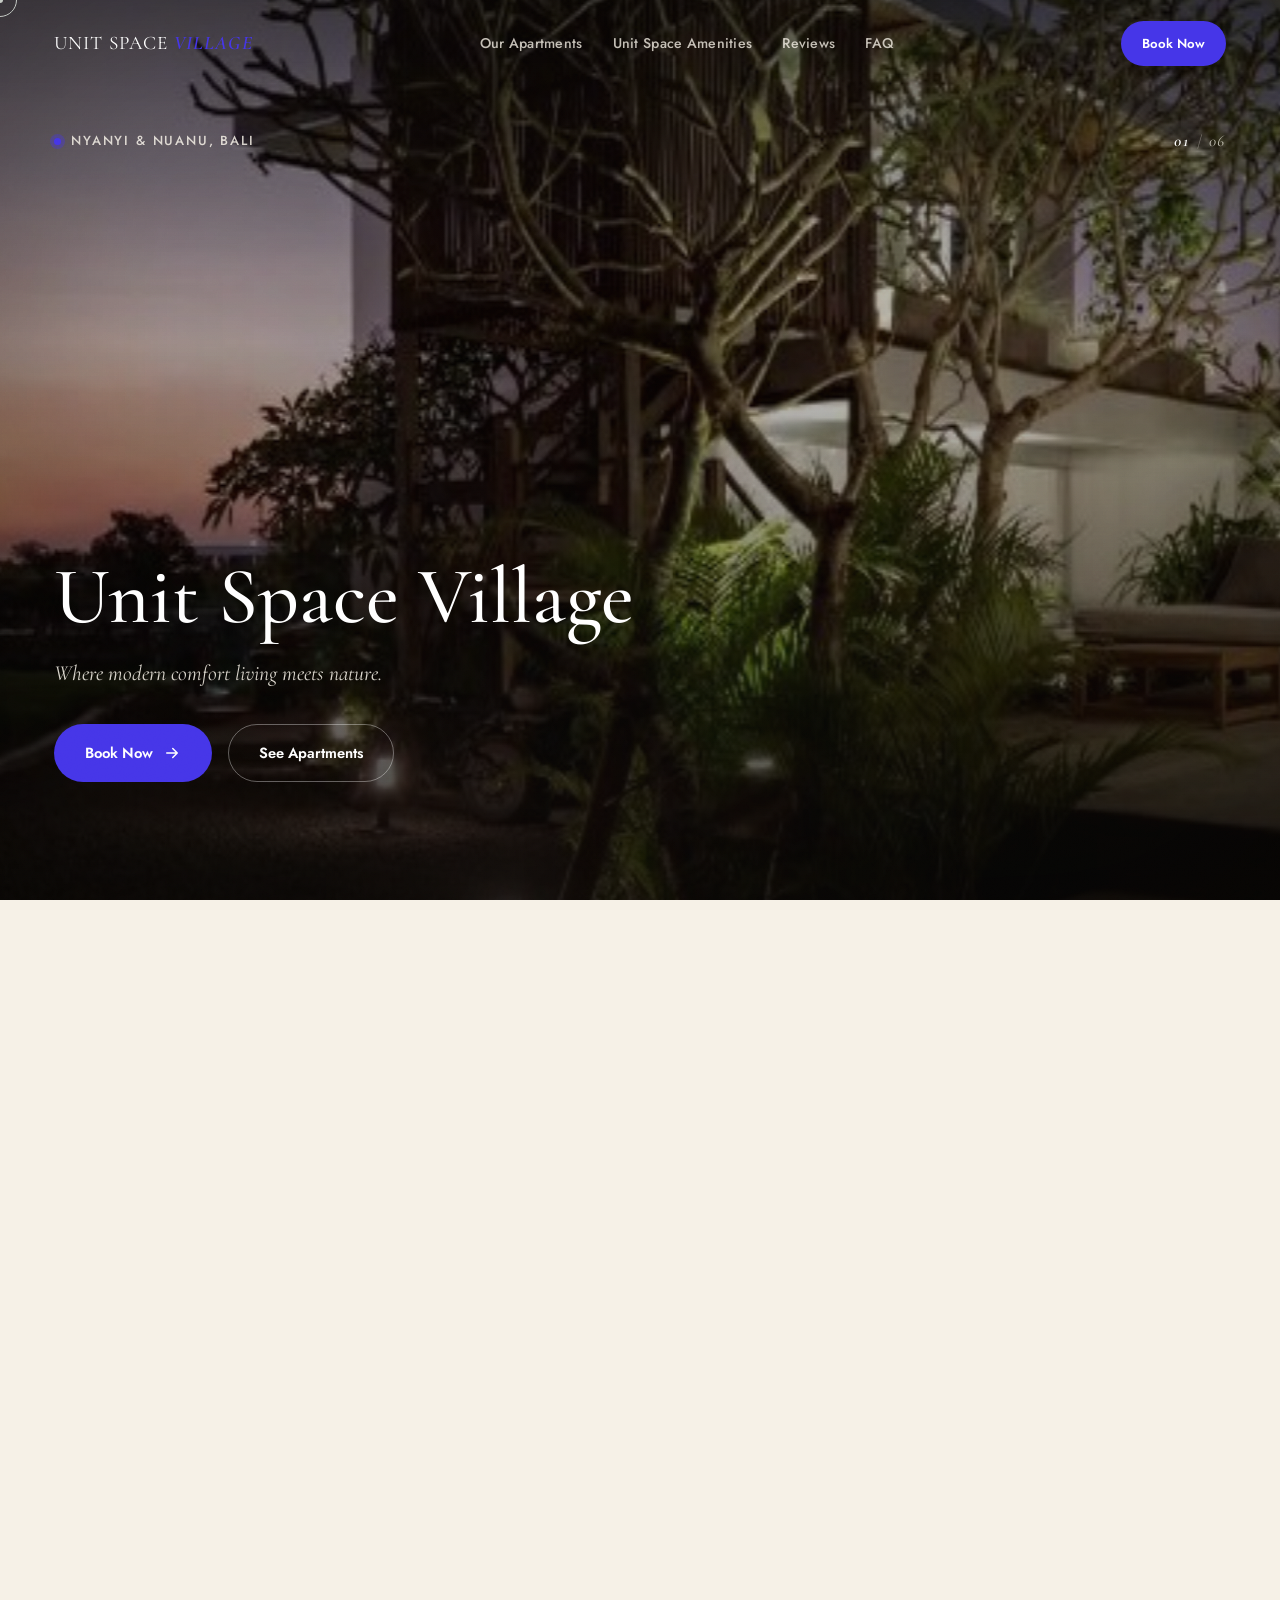
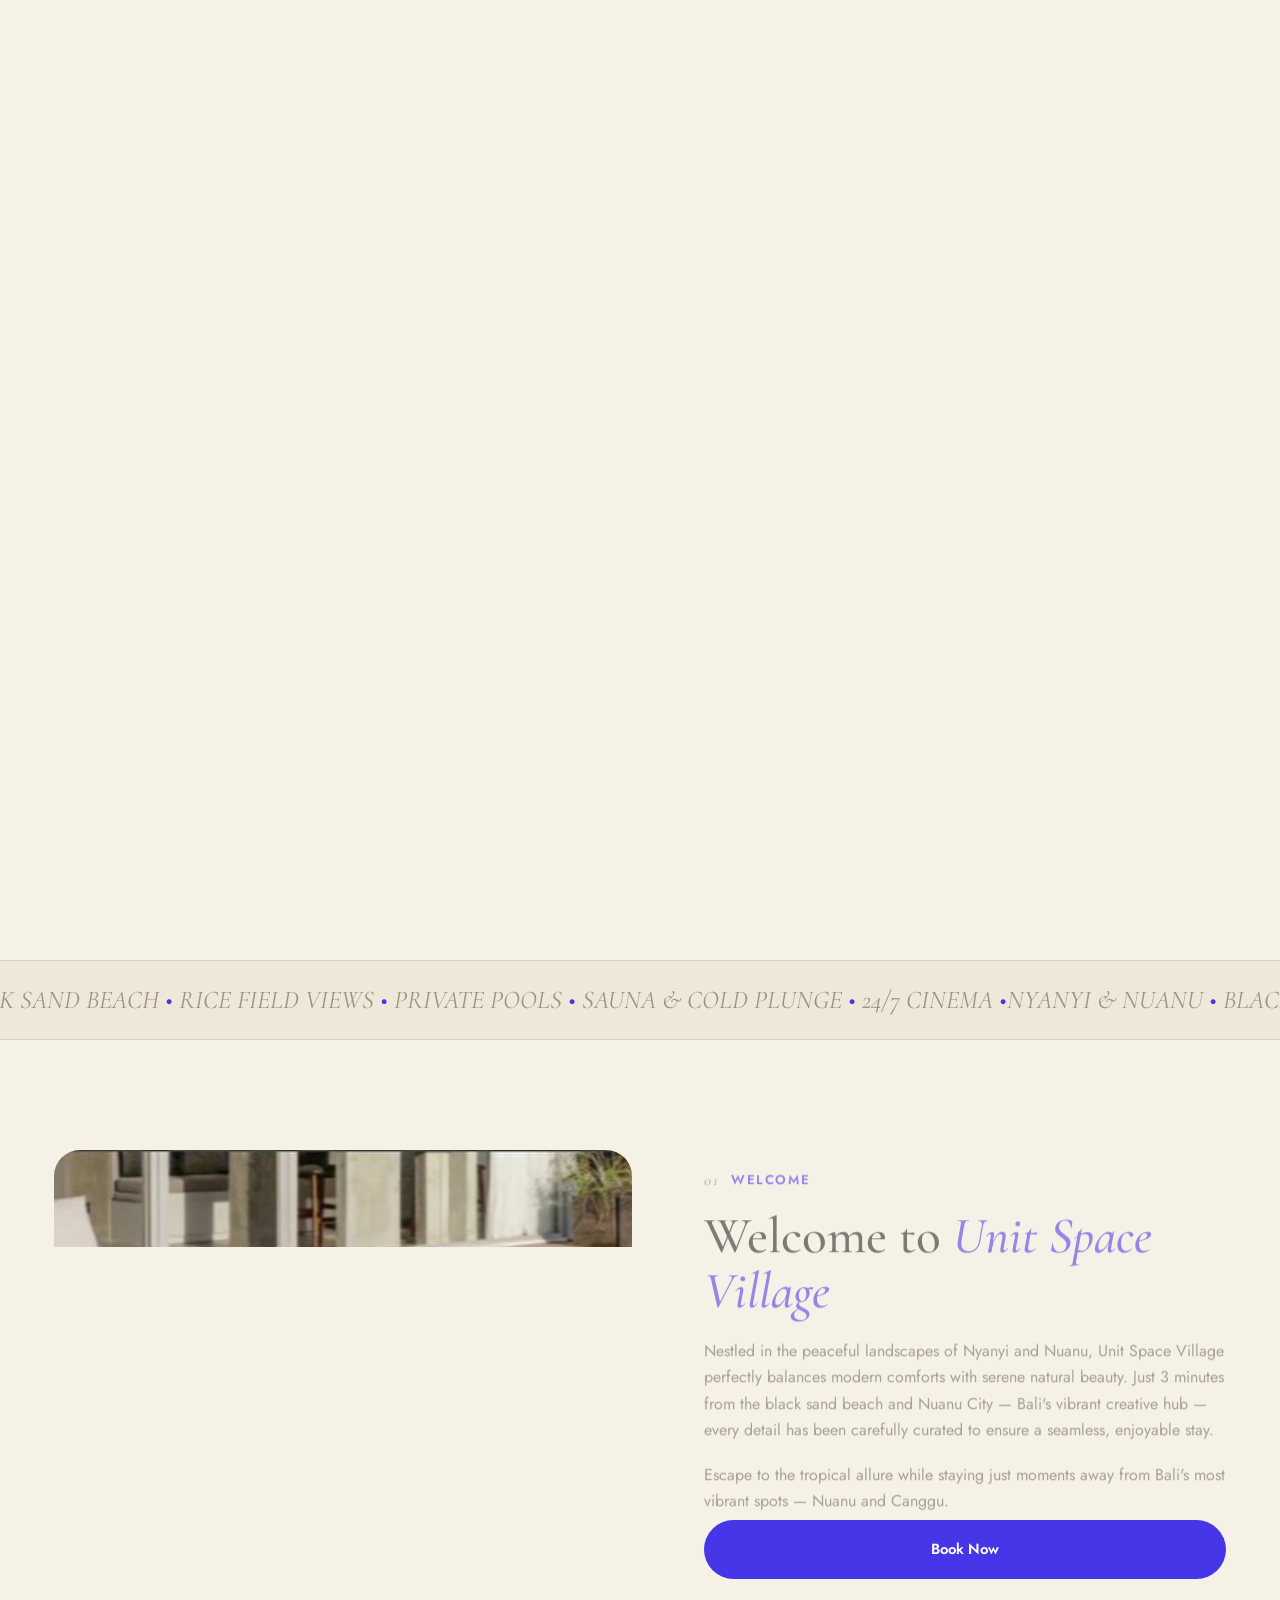
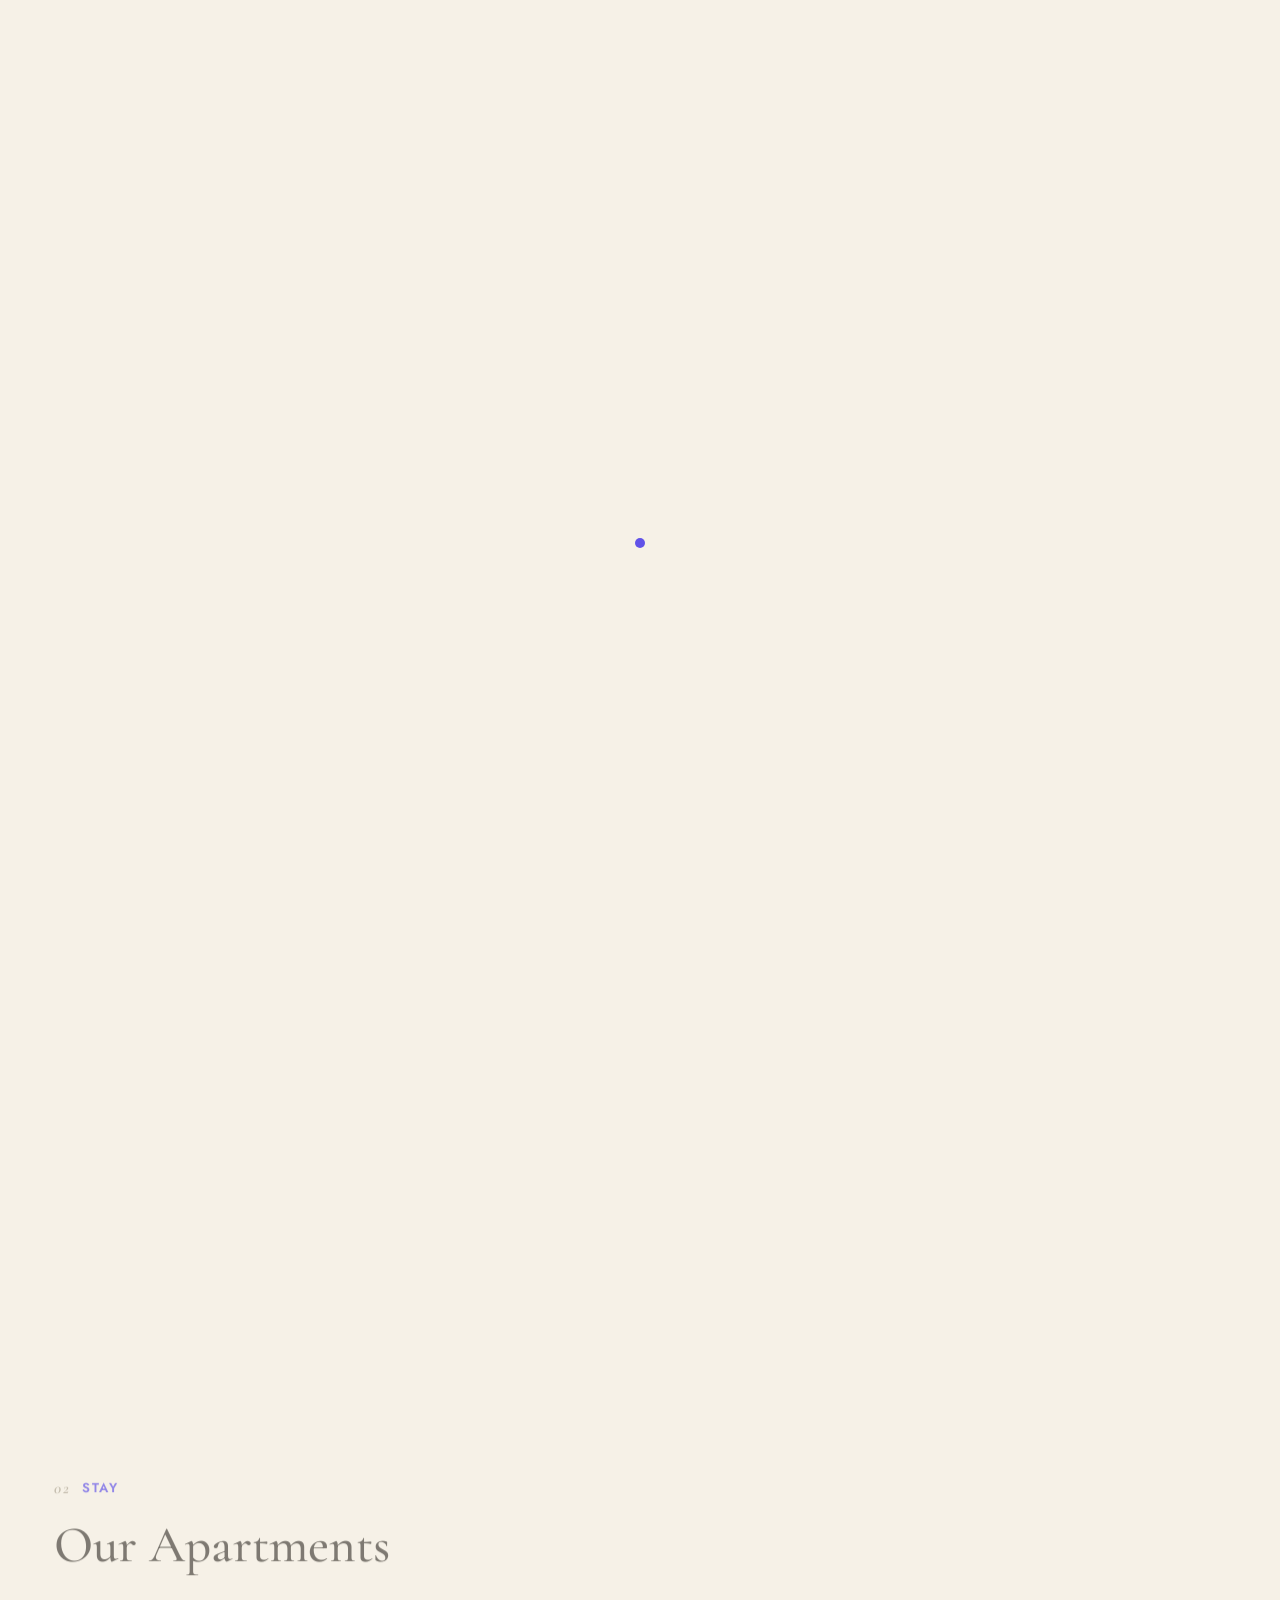
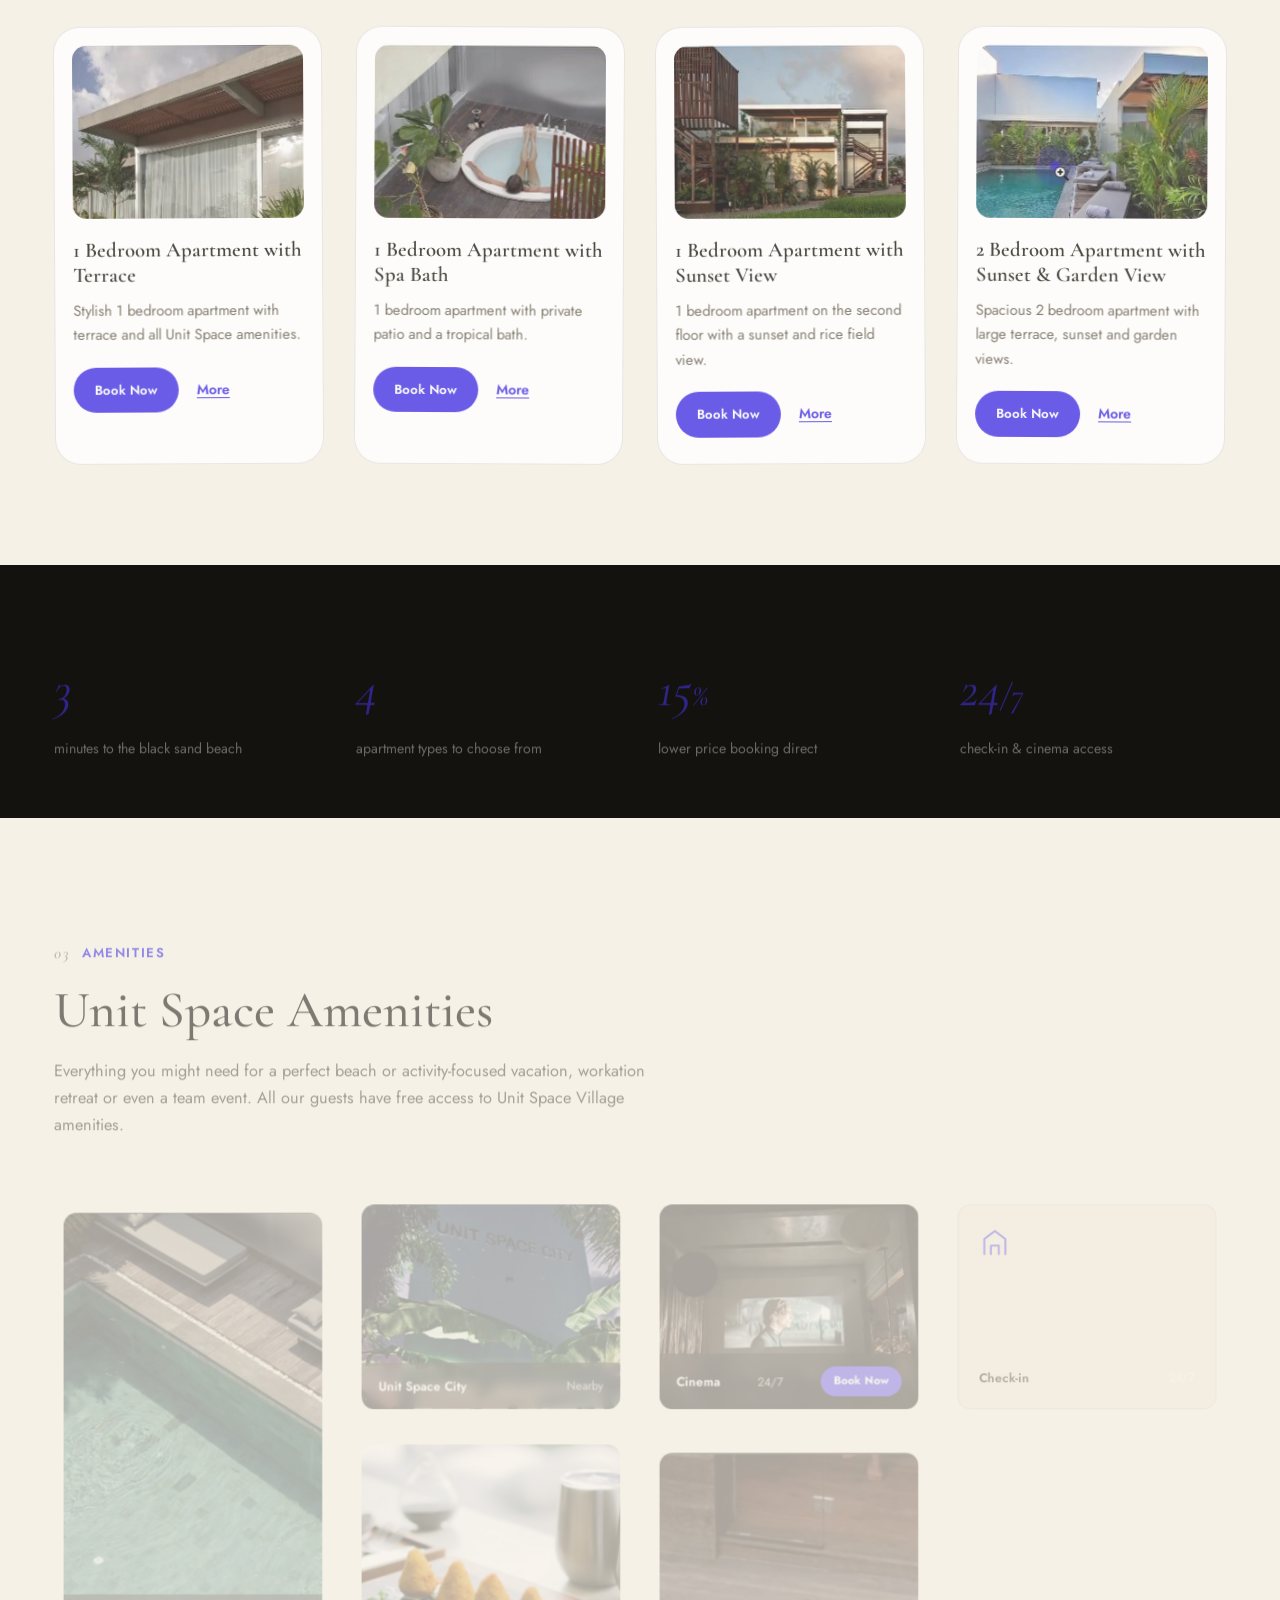
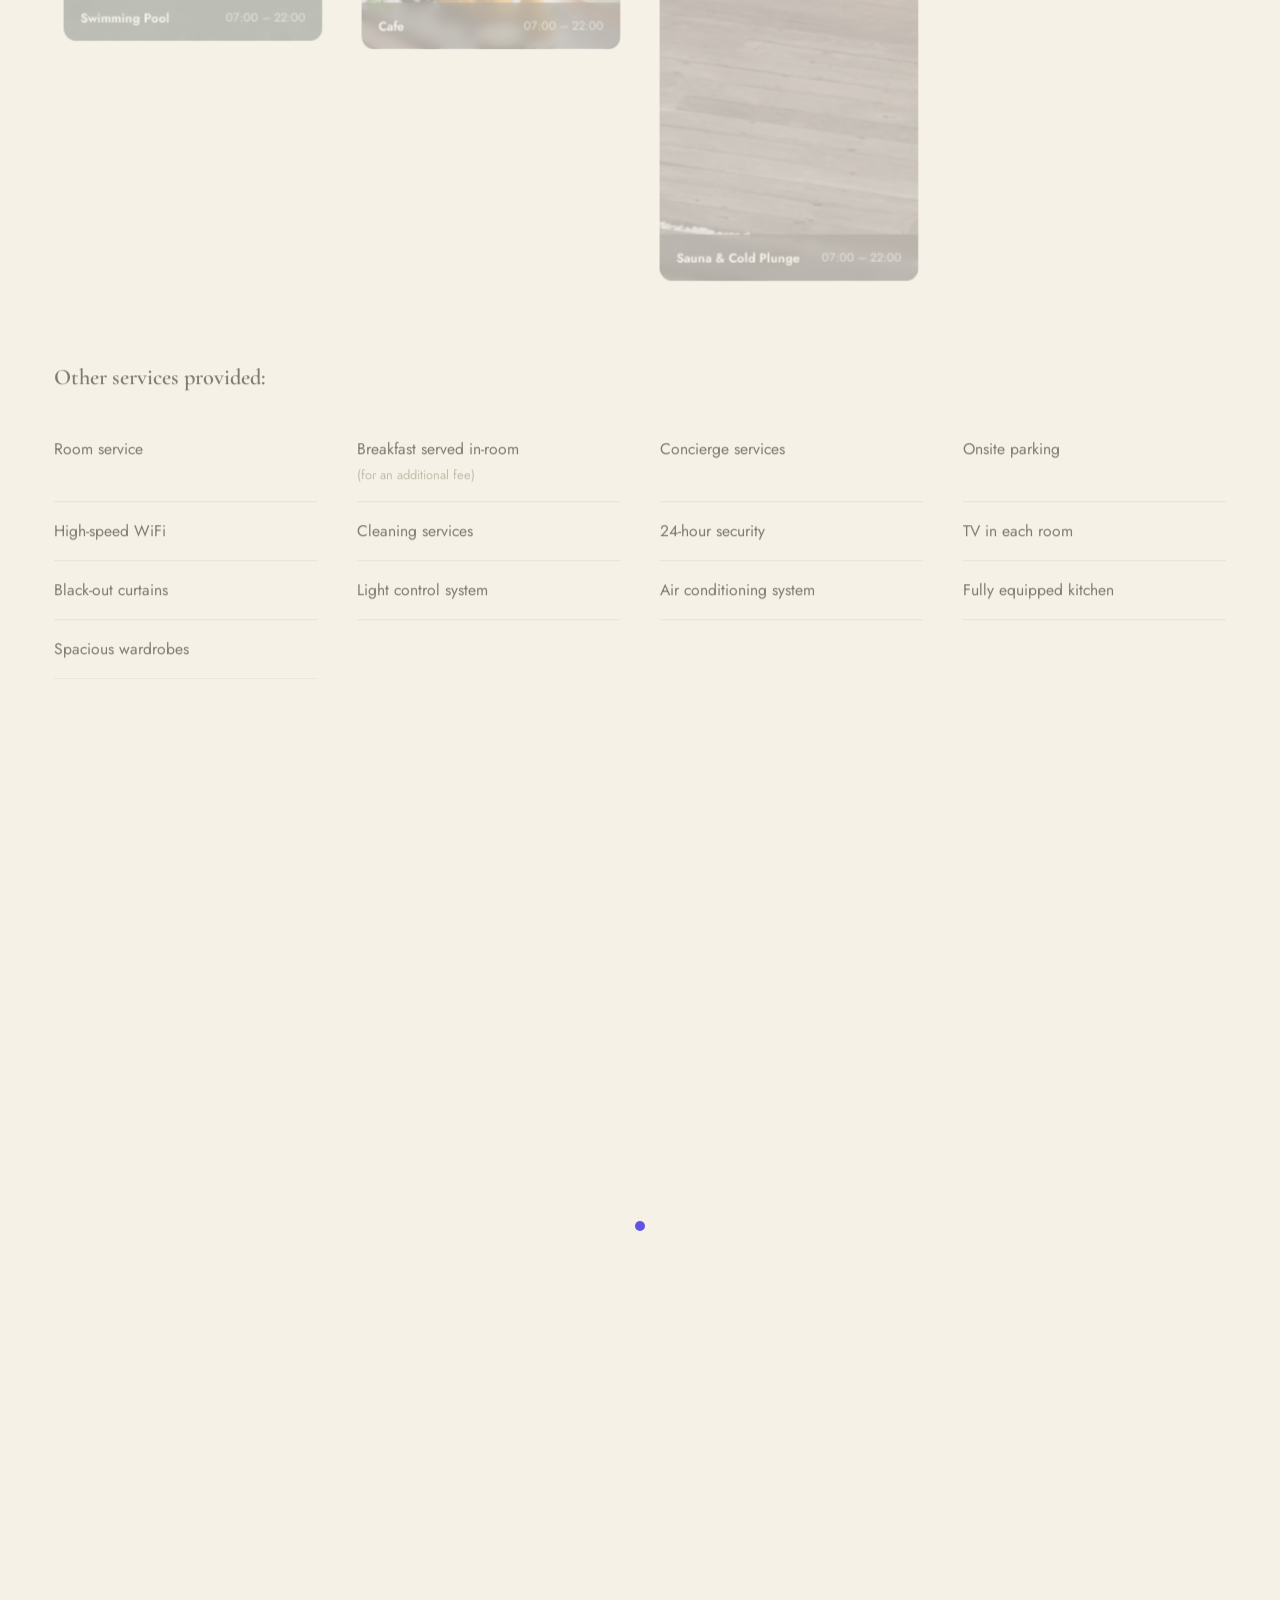
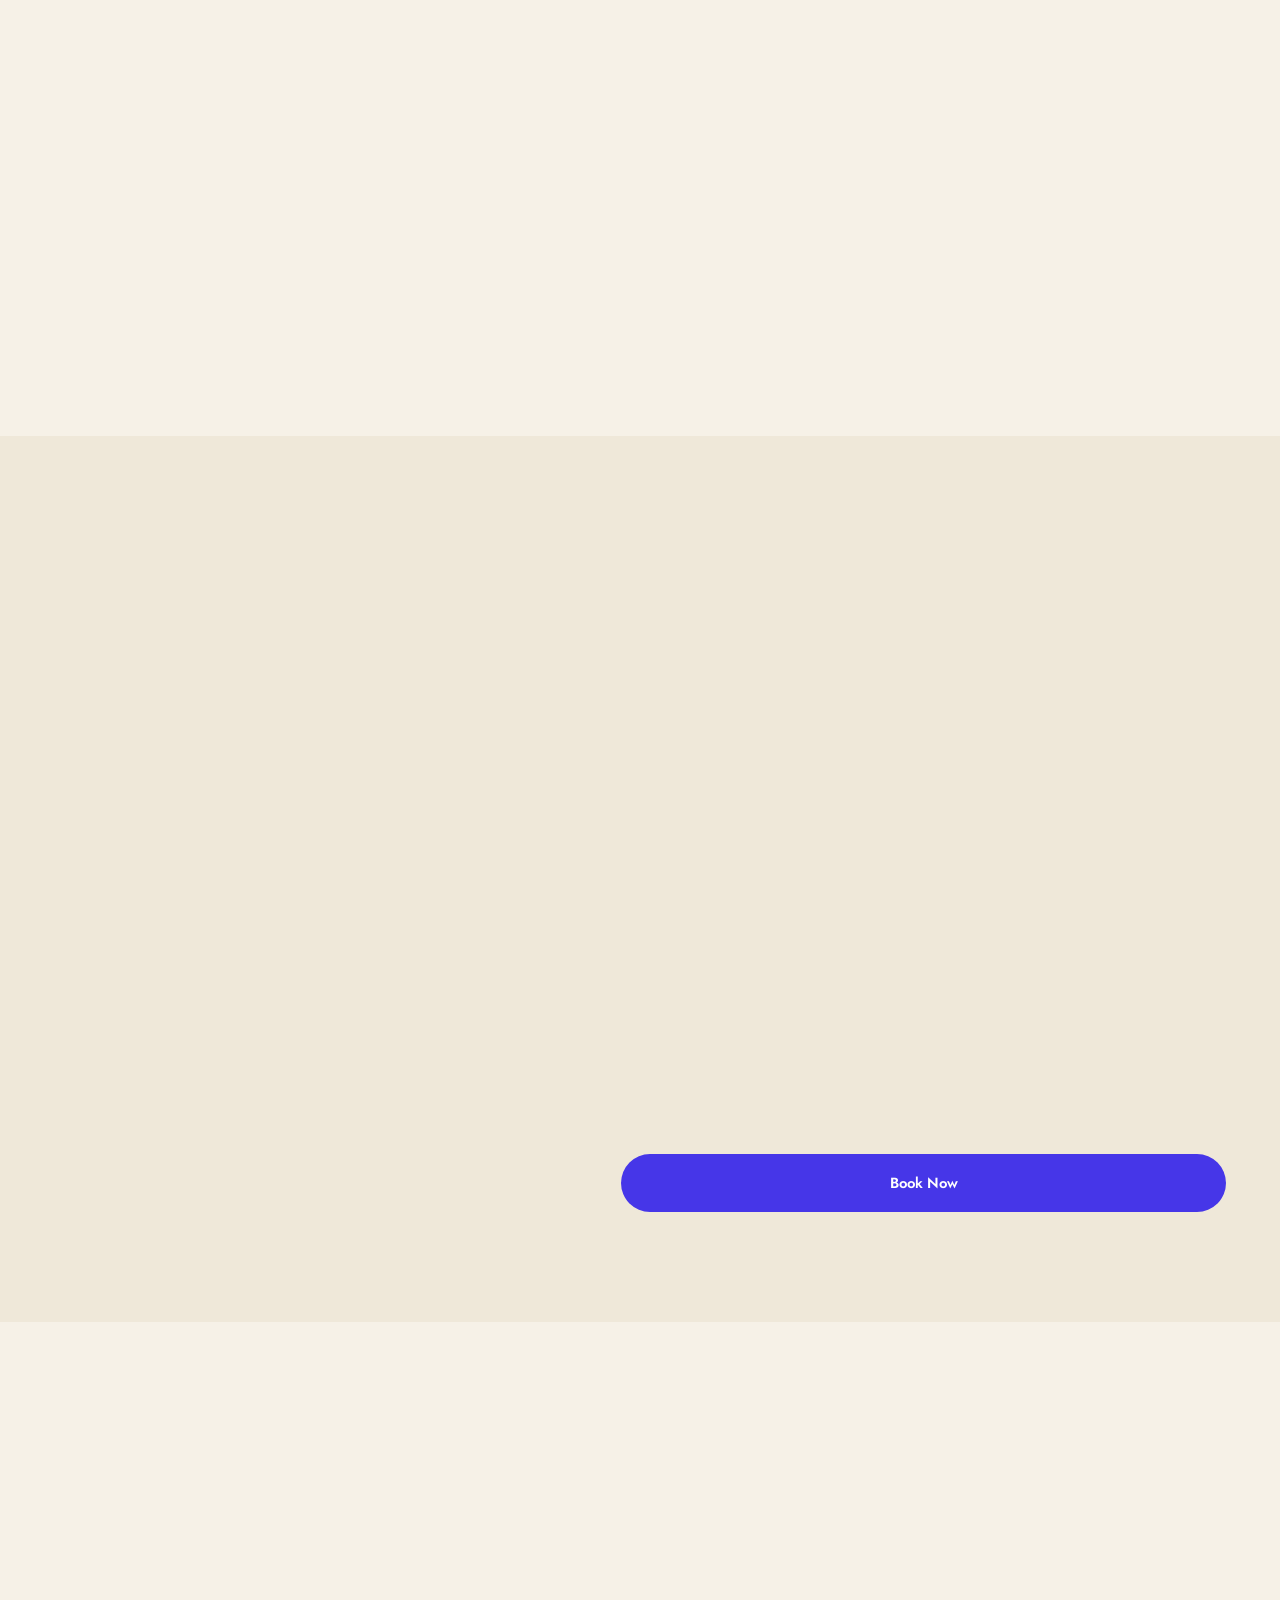
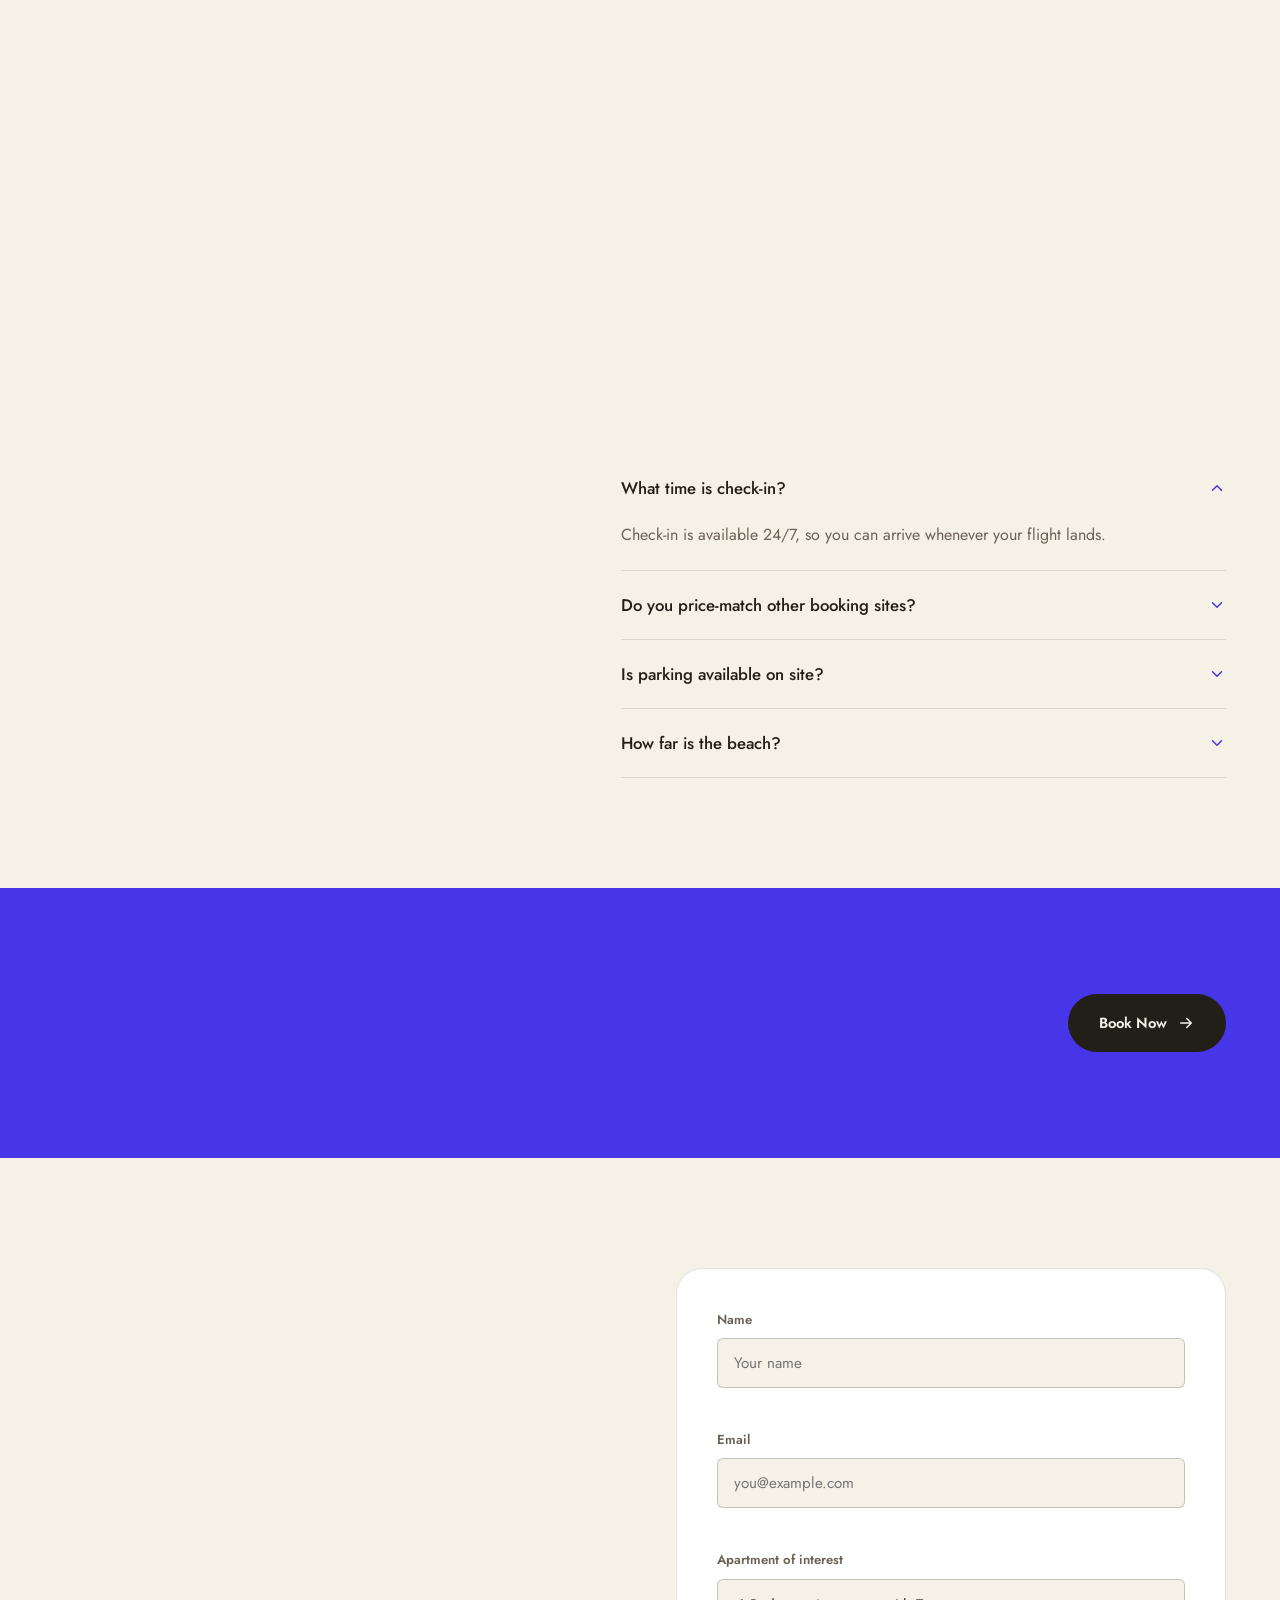
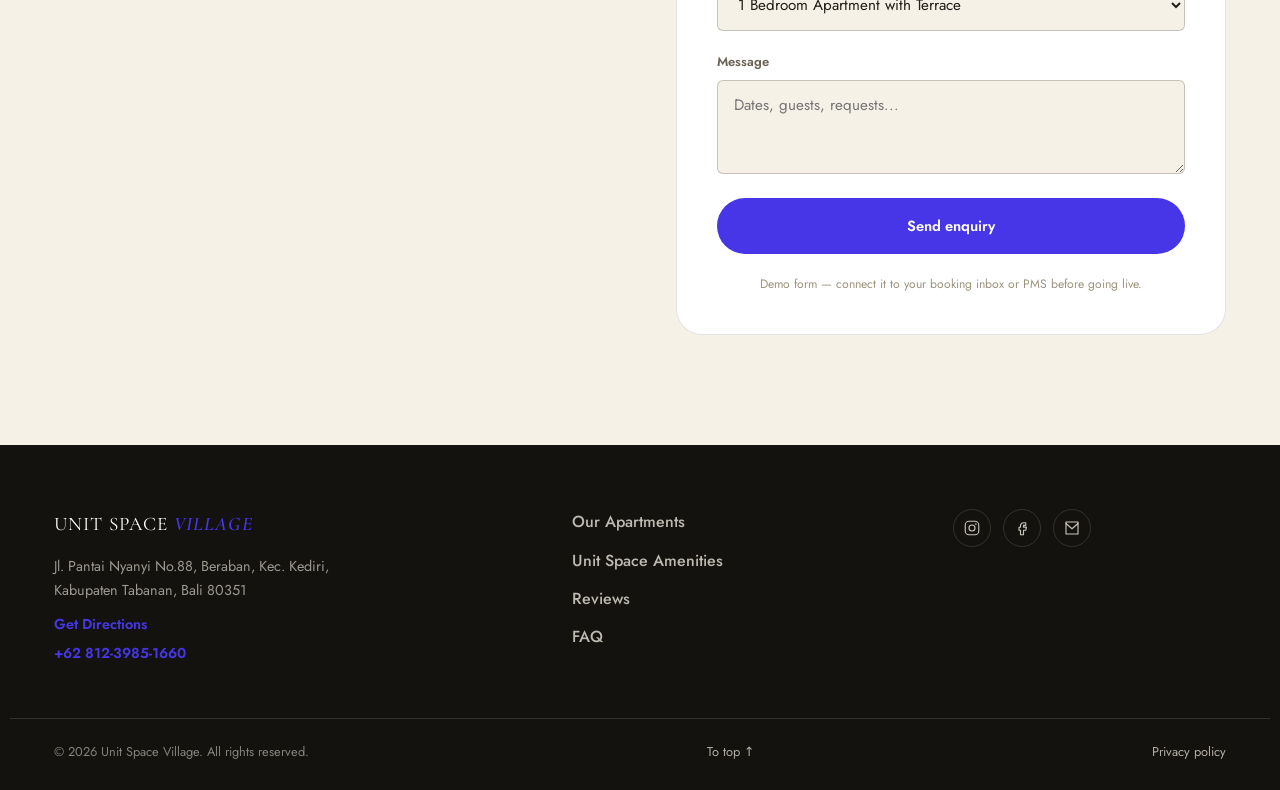
<file: unitspacevillage/index.html>
<!doctype html>
<html lang="en">
<head>
<meta charset="UTF-8">
<meta name="viewport" content="width=device-width, initial-scale=1">
<title>Unit Space Village — Hotel &amp; Apartments, Nyanyi &amp; Nuanu, Bali</title>
<meta name="description" content="Unit Space Village — where modern comfort living meets nature. Boutique apartments and village amenities in Nyanyi &amp; Nuanu, Bali, minutes from the black sand beach.">

<link rel="icon" href="data:image/svg+xml,%3Csvg xmlns='http://www.w3.org/2000/svg' viewBox='0 0 100 100'%3E%3Crect width='100' height='100' rx='20' fill='%2314120f'/%3E%3Ctext x='50' y='68' font-size='54' font-family='Georgia,serif' font-weight='700' fill='%234f3ff0' text-anchor='middle'%3EU%3C/text%3E%3C/svg%3E">

<link rel="preconnect" href="https://fonts.googleapis.com">
<link rel="preconnect" href="https://fonts.gstatic.com" crossorigin>
<link href="https://fonts.googleapis.com/css2?family=Cormorant+Garamond:ital,wght@0,400;0,500;0,600;1,400;1,500;1,600&family=Jost:wght@300;400;500;600;700&display=swap" rel="stylesheet">

<link rel="stylesheet" href="css/style.css">
</head>
<body>

<div class="cursor-dot" aria-hidden="true"></div>
<div class="cursor-ring" aria-hidden="true"><span class="cursor-ring__label" data-cursor-label></span></div>

<div class="loader" aria-hidden="true">
  <span class="loader__mark">Unit Space Village</span>
</div>

<div class="grain-overlay" aria-hidden="true"></div>

<header class="site-header" data-header>
  <div class="container site-header__inner">
    <a href="#hero" class="logo" data-magnetic>
      <span class="logo__text">UNIT SPACE <b>VILLAGE</b></span>
    </a>

    <nav class="nav" data-nav>
      <a href="#apartments" class="nav__link">Our Apartments</a>
      <a href="#amenities" class="nav__link">Unit Space Amenities</a>
      <a href="#reviews" class="nav__link">Reviews</a>
      <a href="#faq" class="nav__link">FAQ</a>
    </nav>

    <a href="#contact" class="btn btn--accent btn--sm nav__cta" data-magnetic>Book Now</a>

    <button class="burger" data-burger aria-label="Open menu" aria-expanded="false">
      <span></span><span></span><span></span>
    </button>
  </div>

  <div class="mobile-nav" data-mobile-nav>
    <a href="#apartments" class="mobile-nav__link">Our Apartments</a>
    <a href="#amenities" class="mobile-nav__link">Unit Space Amenities</a>
    <a href="#reviews" class="mobile-nav__link">Reviews</a>
    <a href="#faq" class="mobile-nav__link">FAQ</a>
    <a href="#contact" class="mobile-nav__link">Book Now</a>
  </div>
</header>

<main>

  <!-- CINEMATIC SCENES -->
  <section class="scenes" id="hero" data-scenes>
    <div class="scenes__stage">

      <div class="scenes__media">
        <div class="scenes__img is-active" data-scene-img style="background-image:url('assets/garden-twilight.jpg')"></div>
        <div class="scenes__img" data-scene-img style="background-image:url('assets/pool-aerial.jpg')"></div>
        <div class="scenes__img" data-scene-img style="background-image:url('assets/sauna-plunge.jpg')"></div>
        <div class="scenes__img" data-scene-img style="background-image:url('assets/cinema.jpg')"></div>
        <div class="scenes__img" data-scene-img style="background-image:url('assets/apt-sunset-view.jpg')"></div>
        <div class="scenes__img" data-scene-img style="background-image:url('assets/daybed-deck.jpg')"></div>
      </div>
      <div class="scenes__scrim" aria-hidden="true"></div>
      <div class="scenes__vignette" aria-hidden="true"></div>

      <div class="container scenes__chrome">
        <div class="scenes__top">
          <p class="eyebrow">
            <span class="eyebrow__dot"></span>
            Nyanyi &amp; Nuanu, Bali
          </p>
          <span class="scenes__counter"><span data-scene-current>01</span><i>/</i><span data-scene-total>06</span></span>
        </div>

        <div class="scenes__panels">
          <div class="scenes__panel is-active" data-scene-panel>
            <h1 class="scenes__title">Unit Space Village</h1>
            <p class="scenes__subtitle">Where modern comfort living meets nature.</p>
            <div class="scenes__actions">
              <a href="#contact" class="btn btn--accent" data-magnetic>
                Book Now
                <svg viewBox="0 0 24 24" width="18" height="18"><path d="M5 12h14M13 6l6 6-6 6" fill="none" stroke="currentColor" stroke-width="2" stroke-linecap="round" stroke-linejoin="round"/></svg>
              </a>
              <a href="#apartments" class="btn btn--ghost" data-magnetic>See Apartments</a>
            </div>
          </div>

          <div class="scenes__panel" data-scene-panel>
            <h2 class="scenes__title">A Pool Above the Rice Fields</h2>
            <p class="scenes__subtitle">A private plunge pool framed by teak decking and palm shade.</p>
            <div class="scenes__chips">
              <span class="chip">Private Pool</span>
              <span class="chip">07:00 – 22:00</span>
            </div>
          </div>

          <div class="scenes__panel" data-scene-panel>
            <h2 class="scenes__title">Sauna &amp; Cold Plunge</h2>
            <p class="scenes__subtitle">Sweat, plunge, repeat — steps from your terrace.</p>
            <div class="scenes__chips">
              <span class="chip">Sauna &amp; Cold Plunge</span>
              <span class="chip">07:00 – 22:00</span>
            </div>
          </div>

          <div class="scenes__panel" data-scene-panel>
            <h2 class="scenes__title">Your Own Cinema</h2>
            <p class="scenes__subtitle">A private screening room, open around the clock.</p>
            <div class="scenes__chips">
              <span class="chip">Cinema</span>
              <span class="chip">24/7 Access</span>
            </div>
          </div>

          <div class="scenes__panel" data-scene-panel>
            <h2 class="scenes__title">Apartments With a View</h2>
            <p class="scenes__subtitle">Rice fields, sunsets, and gardens from your terrace.</p>
            <div class="scenes__chips">
              <span class="chip">4 Layouts</span>
              <span class="chip">1 &amp; 2 Bedroom</span>
            </div>
          </div>

          <div class="scenes__panel" data-scene-panel>
            <h2 class="scenes__title">Ready When You Are</h2>
            <p class="scenes__subtitle">3 minutes from the black sand beach. Book direct for the best rate.</p>
            <div class="scenes__actions">
              <a href="#contact" class="btn btn--accent" data-magnetic>
                Book Now
                <svg viewBox="0 0 24 24" width="18" height="18"><path d="M5 12h14M13 6l6 6-6 6" fill="none" stroke="currentColor" stroke-width="2" stroke-linecap="round" stroke-linejoin="round"/></svg>
              </a>
            </div>
          </div>
        </div>

        <div class="scenes__hint" data-scenes-hint>
          <span>Scroll to explore</span>
          <i></i>
        </div>
      </div>

    </div>
  </section>

  <!-- MARQUEE -->
  <div class="marquee" aria-hidden="true">
    <div class="marquee__track">
      <span>NYANYI &amp; NUANU&nbsp;</span><span>•</span><span>&nbsp;BLACK SAND BEACH&nbsp;</span><span>•</span>
      <span>&nbsp;RICE FIELD VIEWS&nbsp;</span><span>•</span><span>&nbsp;PRIVATE POOLS&nbsp;</span><span>•</span>
      <span>&nbsp;SAUNA &amp; COLD PLUNGE&nbsp;</span><span>•</span><span>&nbsp;24/7 CINEMA&nbsp;</span><span>•</span>
      <span>NYANYI &amp; NUANU&nbsp;</span><span>•</span><span>&nbsp;BLACK SAND BEACH&nbsp;</span><span>•</span>
      <span>&nbsp;RICE FIELD VIEWS&nbsp;</span><span>•</span><span>&nbsp;PRIVATE POOLS&nbsp;</span><span>•</span>
      <span>&nbsp;SAUNA &amp; COLD PLUNGE&nbsp;</span><span>•</span><span>&nbsp;24/7 CINEMA&nbsp;</span><span>•</span>
    </div>
  </div>

  <!-- WELCOME -->
  <section class="section welcome" id="welcome">
    <div class="container welcome__grid">
      <div class="welcome__media" data-reveal-media>
        <img src="assets/daybed-deck.jpg" alt="Private deck and daybed at Unit Space Village" loading="lazy">
      </div>
      <div class="welcome__content">
        <p class="section__label" data-reveal><span class="section__num">01</span> Welcome</p>
        <h2 class="section__title" data-reveal>Welcome to <em>Unit Space Village</em></h2>
        <p class="welcome__text" data-reveal>
          Nestled in the peaceful landscapes of Nyanyi and Nuanu, Unit Space Village perfectly
          balances modern comforts with serene natural beauty. Just 3 minutes from the black sand
          beach and Nuanu City — Bali's vibrant creative hub — every detail has been carefully
          curated to ensure a seamless, enjoyable stay.
        </p>
        <p class="welcome__text" data-reveal>
          Escape to the tropical allure while staying just moments away from Bali's most vibrant
          spots — Nuanu and Canggu.
        </p>
        <a href="#contact" class="btn btn--accent btn--block" data-magnetic>Book Now</a>
      </div>
    </div>
  </section>

  <!-- PORTAL: welcome -> apartments -->
  <div class="portal" data-portal data-portal-color="#efeae0" aria-hidden="true">
    <div class="portal__stage"><div class="portal__circle" data-portal-circle></div></div>
  </div>

  <!-- APARTMENTS -->
  <section class="section apartments" id="apartments">
    <div class="container">
      <div class="section__head">
        <p class="section__label" data-reveal><span class="section__num">02</span> Stay</p>
        <h2 class="section__title" data-reveal>Our Apartments</h2>
      </div>

      <div class="apartments-grid">

        <article class="apt-card" data-tilt data-cursor="View">
          <div class="apt-card__media">
            <img src="assets/apt-terrace.jpg" alt="1 Bedroom Apartment with Terrace" loading="lazy">
          </div>
          <h3>1 Bedroom Apartment with Terrace</h3>
          <p>Stylish 1 bedroom apartment with terrace and all Unit Space amenities.</p>
          <div class="apt-card__actions">
            <a href="#contact" class="btn btn--accent btn--sm" data-magnetic>Book Now</a>
            <a href="#contact" class="link-more">More</a>
          </div>
        </article>

        <article class="apt-card" data-tilt data-cursor="View">
          <div class="apt-card__media">
            <img src="assets/apt-spa-bath.jpg" alt="1 Bedroom Apartment with Spa Bath" loading="lazy">
          </div>
          <h3>1 Bedroom Apartment with Spa Bath</h3>
          <p>1 bedroom apartment with private patio and a tropical bath.</p>
          <div class="apt-card__actions">
            <a href="#contact" class="btn btn--accent btn--sm" data-magnetic>Book Now</a>
            <a href="#contact" class="link-more">More</a>
          </div>
        </article>

        <article class="apt-card" data-tilt data-cursor="View">
          <div class="apt-card__media">
            <img src="assets/apt-sunset-view.jpg" alt="1 Bedroom Apartment with Sunset View" loading="lazy">
          </div>
          <h3>1 Bedroom Apartment with Sunset View</h3>
          <p>1 bedroom apartment on the second floor with a sunset and rice field view.</p>
          <div class="apt-card__actions">
            <a href="#contact" class="btn btn--accent btn--sm" data-magnetic>Book Now</a>
            <a href="#contact" class="link-more">More</a>
          </div>
        </article>

        <article class="apt-card" data-tilt data-cursor="View">
          <div class="apt-card__media">
            <img src="assets/apt-sunset-garden.jpg" alt="2 Bedroom Apartment with Sunset & Garden View" loading="lazy">
          </div>
          <h3>2 Bedroom Apartment with Sunset &amp; Garden View</h3>
          <p>Spacious 2 bedroom apartment with large terrace, sunset and garden views.</p>
          <div class="apt-card__actions">
            <a href="#contact" class="btn btn--accent btn--sm" data-magnetic>Book Now</a>
            <a href="#contact" class="link-more">More</a>
          </div>
        </article>

      </div>
    </div>
  </section>

  <!-- STATS -->
  <section class="stats">
    <div class="container stats__grid">
      <div class="stat" data-reveal>
        <span class="stat__num" data-counter data-target="3">0</span>
        <p>minutes to the black sand beach</p>
      </div>
      <div class="stat" data-reveal>
        <span class="stat__num" data-counter data-target="4">0</span>
        <p>apartment types to choose from</p>
      </div>
      <div class="stat" data-reveal>
        <span class="stat__num" data-counter data-target="15">0</span><span class="stat__suffix">%</span>
        <p>lower price booking direct</p>
      </div>
      <div class="stat" data-reveal>
        <span class="stat__num" data-counter data-target="24">0</span><span class="stat__suffix">/7</span>
        <p>check-in &amp; cinema access</p>
      </div>
    </div>
  </section>

  <!-- AMENITIES -->
  <section class="section" id="amenities">
    <div class="container">
      <div class="section__head">
        <p class="section__label" data-reveal><span class="section__num">03</span> Amenities</p>
        <h2 class="section__title" data-reveal>Unit Space Amenities</h2>
        <p class="section__intro" data-reveal>
          Everything you might need for a perfect beach or activity-focused vacation, workation
          retreat or even a team event. All our guests have free access to Unit Space Village
          amenities.
        </p>
      </div>

      <div class="amenities-grid">
        <article class="amenity-card amenity-card--tall" data-tilt data-cursor="View">
          <img src="assets/pool-aerial.jpg" alt="Swimming pool" loading="lazy">
          <div class="amenity-card__bar"><span>Swimming Pool</span><time>07:00 – 22:00</time></div>
        </article>

        <article class="amenity-card" data-tilt data-cursor="View">
          <img src="assets/unit-space-city.jpg" alt="Unit Space City community" loading="lazy">
          <div class="amenity-card__bar"><span>Unit Space City</span><time>Nearby</time></div>
        </article>

        <article class="amenity-card" data-tilt data-cursor="View">
          <img src="assets/cinema.jpg" alt="Cinema room" loading="lazy">
          <div class="amenity-card__bar"><span>Cinema</span><time>24/7</time><a href="#contact" class="amenity-card__cta">Book Now</a></div>
        </article>

        <article class="amenity-card amenity-card--icon" data-tilt>
          <div class="amenity-card__icon">
            <svg viewBox="0 0 24 24" width="34" height="34"><path d="M4 22V10l8-6 8 6v12" fill="none" stroke="currentColor" stroke-width="1.5" stroke-linejoin="round"/><path d="M9 22v-7h6v7" fill="none" stroke="currentColor" stroke-width="1.5" stroke-linejoin="round"/></svg>
          </div>
          <div class="amenity-card__bar amenity-card__bar--static"><span>Check-in</span><time>24/7</time></div>
        </article>

        <article class="amenity-card" data-tilt data-cursor="View">
          <img src="assets/cafe.jpg" alt="Cafe" loading="lazy">
          <div class="amenity-card__bar"><span>Cafe</span><time>07:00 – 22:00</time></div>
        </article>

        <article class="amenity-card amenity-card--tall" data-tilt data-cursor="View">
          <img src="assets/sauna-plunge.jpg" alt="Sauna and cold plunge" loading="lazy">
          <div class="amenity-card__bar"><span>Sauna &amp; Cold Plunge</span><time>07:00 – 22:00</time></div>
        </article>
      </div>

      <div class="services-list">
        <h3 data-reveal>Other services provided:</h3>
        <ul class="services-list__grid" data-reveal>
          <li>Room service</li>
          <li>Breakfast served in-room <small>(for an additional fee)</small></li>
          <li>Concierge services</li>
          <li>Onsite parking</li>
          <li>High-speed WiFi</li>
          <li>Cleaning services</li>
          <li>24-hour security</li>
          <li>TV in each room</li>
          <li>Black-out curtains</li>
          <li>Light control system</li>
          <li>Air conditioning system</li>
          <li>Fully equipped kitchen</li>
          <li>Spacious wardrobes</li>
        </ul>
      </div>
    </div>
  </section>

  <!-- PORTAL: amenities -> price guarantee -->
  <div class="portal" data-portal data-portal-color="#14120f" aria-hidden="true">
    <div class="portal__stage"><div class="portal__circle" data-portal-circle></div></div>
  </div>

  <!-- LOWEST PRICE GUARANTEE -->
  <section class="section price-guarantee">
    <div class="container price-guarantee__grid">
      <div class="price-guarantee__media" data-reveal-media>
        <img src="assets/apt-terrace.jpg" alt="Unit Space Village apartment terrace" loading="lazy">
      </div>
      <div>
        <p class="section__label" data-reveal><span class="section__num">04</span> Best Rate</p>
        <h2 class="section__title" data-reveal>Lowest Price Guarantee</h2>
        <p class="welcome__text" data-reveal>Save money and book with the Unit Space lowest-price guarantee.</p>
        <p class="welcome__text" data-reveal>
          The price on our website is 15% lower on average compared to other booking methods.
          If you found the exact same room at a lower rate, let us know within 24 hours after your
          booking is confirmed through our website and we'll reward you with an extra 10% reduction
          on that rate. You can contact us at <a href="tel:+6281239851660" class="inline-link">+62 812-3985-1660</a>.
        </p>

        <h3 class="price-guarantee__subtitle" data-reveal>Why book directly with us?</h3>
        <ul class="reason-list" data-reveal>
          <li><strong>Lowest price</strong></li>
          <li><strong>More options</strong><span>If you need any personalized arrangements or additional services, let us know</span></li>
          <li><strong>Direct customer service</strong><span>Contact us directly for any help with your booking or additional needs</span></li>
          <li><strong>The easiest way to make changes</strong></li>
        </ul>

        <a href="#contact" class="btn btn--accent btn--block" data-magnetic>Book Now</a>
      </div>
    </div>
  </section>

  <!-- REVIEWS -->
  <section class="section reviews" id="reviews">
    <div class="container">
      <div class="section__head">
        <p class="section__label" data-reveal><span class="section__num">05</span> Guests</p>
        <h2 class="section__title" data-reveal>Reviews</h2>
      </div>

      <div class="reviews-grid">
        <article class="review-card" data-reveal>
          <div class="review-card__stars" aria-label="5 out of 5 stars">★★★★★</div>
          <p>&ldquo;I had the best experience. The whole village is stunning with a cafe, co-working
            space, sauna and even a cinema. The location is perfect, among the rice fields and near
            the beach. The staff is incredibly attentive.&rdquo;</p>
          <span class="review-card__name">Julie</span>
        </article>

        <article class="review-card" data-reveal>
          <div class="review-card__stars" aria-label="5 out of 5 stars">★★★★★</div>
          <p>&ldquo;Best hi-tech modern living in a futuristic ecosystem. It's like living on
            another planet but on earth. Basically you can get all of the atmosphere you could
            wish for.&rdquo;</p>
          <span class="review-card__name">Monica</span>
        </article>
      </div>
    </div>
  </section>

  <!-- FAQ -->
  <section class="section faq" id="faq">
    <div class="container faq__grid">
      <div>
        <p class="section__label" data-reveal><span class="section__num">06</span> FAQ</p>
        <h2 class="section__title" data-reveal>Frequently Asked<br>Questions</h2>
        <p class="welcome__text" data-reveal>Example questions below — replace with your real policies before publishing.</p>
      </div>

      <div class="accordion" data-accordion>
        <div class="accordion__item is-open">
          <button class="accordion__trigger">
            <span>What time is check-in?</span>
            <svg viewBox="0 0 24 24" width="18" height="18"><path d="M6 9l6 6 6-6" fill="none" stroke="currentColor" stroke-width="2" stroke-linecap="round" stroke-linejoin="round"/></svg>
          </button>
          <div class="accordion__panel"><p>Check-in is available 24/7, so you can arrive whenever your flight lands.</p></div>
        </div>
        <div class="accordion__item">
          <button class="accordion__trigger">
            <span>Do you price-match other booking sites?</span>
            <svg viewBox="0 0 24 24" width="18" height="18"><path d="M6 9l6 6 6-6" fill="none" stroke="currentColor" stroke-width="2" stroke-linecap="round" stroke-linejoin="round"/></svg>
          </button>
          <div class="accordion__panel"><p>Yes — our direct rates run about 15% below other channels, and we'll match and beat a lower rate found within 24 hours of booking.</p></div>
        </div>
        <div class="accordion__item">
          <button class="accordion__trigger">
            <span>Is parking available on site?</span>
            <svg viewBox="0 0 24 24" width="18" height="18"><path d="M6 9l6 6 6-6" fill="none" stroke="currentColor" stroke-width="2" stroke-linecap="round" stroke-linejoin="round"/></svg>
          </button>
          <div class="accordion__panel"><p>Yes, onsite parking is included for all guests, along with 24-hour security.</p></div>
        </div>
        <div class="accordion__item">
          <button class="accordion__trigger">
            <span>How far is the beach?</span>
            <svg viewBox="0 0 24 24" width="18" height="18"><path d="M6 9l6 6 6-6" fill="none" stroke="currentColor" stroke-width="2" stroke-linecap="round" stroke-linejoin="round"/></svg>
          </button>
          <div class="accordion__panel"><p>Unit Space Village is just 3 minutes from the black sand beach, and close to Nuanu City and Canggu.</p></div>
        </div>
      </div>
    </div>
  </section>

  <!-- CTA BAND -->
  <section class="cta-band">
    <div class="container cta-band__inner">
      <h2 data-reveal>Ready for <em>your stay?</em></h2>
      <a href="#contact" class="btn btn--dark" data-magnetic>
        Book Now
        <svg viewBox="0 0 24 24" width="18" height="18"><path d="M5 12h14M13 6l6 6-6 6" fill="none" stroke="currentColor" stroke-width="2" stroke-linecap="round" stroke-linejoin="round"/></svg>
      </a>
    </div>
  </section>

  <!-- CONTACT -->
  <section class="section" id="contact">
    <div class="container contact__grid">
      <div>
        <p class="section__label" data-reveal><span class="section__num">07</span> Contact</p>
        <h2 class="section__title" data-reveal>Book directly<br>with the village</h2>
        <p class="welcome__text" data-reveal>Reach out by phone, email, or Instagram — our team replies fast and always has the best rate.</p>

        <div class="contact-info" data-reveal>
          <a href="tel:+6281239851660" class="contact-info__item">
            <svg viewBox="0 0 24 24" width="20" height="20"><path d="M22 16.92v3a2 2 0 0 1-2.18 2 19.8 19.8 0 0 1-8.63-3.07 19.5 19.5 0 0 1-6-6 19.8 19.8 0 0 1-3.07-8.67A2 2 0 0 1 4.11 2h3a2 2 0 0 1 2 1.72c.127.96.361 1.903.7 2.81a2 2 0 0 1-.45 2.11L8.09 9.91a16 16 0 0 0 6 6l1.27-1.27a2 2 0 0 1 2.11-.45c.907.339 1.85.573 2.81.7A2 2 0 0 1 22 16.92z" fill="none" stroke="currentColor" stroke-width="1.6" stroke-linecap="round" stroke-linejoin="round"/></svg>
            <span>+62 812-3985-1660</span>
          </a>
          <a href="mailto:hello@unitspacevillage.com" class="contact-info__item">
            <svg viewBox="0 0 24 24" width="20" height="20"><path d="M4 4h16v16H4z" fill="none" stroke="currentColor" stroke-width="1.6"/><path d="M4 6l8 7 8-7" fill="none" stroke="currentColor" stroke-width="1.6" stroke-linecap="round" stroke-linejoin="round"/></svg>
            <span>hello@unitspacevillage.com</span>
          </a>
          <span class="contact-info__item contact-info__item--static">
            <svg viewBox="0 0 24 24" width="20" height="20"><path d="M12 22s7-6.6 7-12a7 7 0 1 0-14 0c0 5.4 7 12 7 12z" fill="none" stroke="currentColor" stroke-width="1.6"/><circle cx="12" cy="10" r="2.5" fill="none" stroke="currentColor" stroke-width="1.6"/></svg>
            <span>Jl. Pantai Nyanyi No.88, Beraban, Kec. Kediri, Kabupaten Tabanan, Bali 80351</span>
          </span>
        </div>
      </div>

      <form class="form" data-form novalidate>
        <div class="form__row">
          <label for="name">Name</label>
          <input id="name" name="name" type="text" placeholder="Your name" required>
          <span class="form__error" data-error-for="name"></span>
        </div>
        <div class="form__row">
          <label for="email">Email</label>
          <input id="email" name="email" type="email" placeholder="you@example.com" required>
          <span class="form__error" data-error-for="email"></span>
        </div>
        <div class="form__row">
          <label for="unit">Apartment of interest</label>
          <select id="unit" name="unit">
            <option>1 Bedroom Apartment with Terrace</option>
            <option>1 Bedroom Apartment with Spa Bath</option>
            <option>1 Bedroom Apartment with Sunset View</option>
            <option>2 Bedroom Apartment with Sunset &amp; Garden View</option>
          </select>
        </div>
        <div class="form__row">
          <label for="message">Message</label>
          <textarea id="message" name="message" rows="3" placeholder="Dates, guests, requests..."></textarea>
        </div>
        <button type="submit" class="btn btn--accent form__submit" data-magnetic>
          <span class="btn__label">Send enquiry</span>
        </button>
        <p class="form__note">Demo form — connect it to your booking inbox or PMS before going live.</p>
      </form>
    </div>
  </section>

</main>

<footer class="footer">
  <div class="container footer__inner">
    <div class="footer__brand">
      <span class="logo__text">UNIT SPACE <b>VILLAGE</b></span>
      <p>Jl. Pantai Nyanyi No.88, Beraban, Kec. Kediri, Kabupaten Tabanan, Bali 80351</p>
      <a href="#" class="footer__directions">Get Directions</a>
      <a href="tel:+6281239851660" class="footer__phone">+62 812-3985-1660</a>
    </div>

    <nav class="footer__nav">
      <a href="#apartments">Our Apartments</a>
      <a href="#amenities">Unit Space Amenities</a>
      <a href="#reviews">Reviews</a>
      <a href="#faq">FAQ</a>
    </nav>

    <div class="footer__social">
      <a href="#" aria-label="Instagram">
        <svg viewBox="0 0 24 24" width="18" height="18"><rect x="3" y="3" width="18" height="18" rx="5" fill="none" stroke="currentColor" stroke-width="1.5"/><circle cx="12" cy="12" r="4" fill="none" stroke="currentColor" stroke-width="1.5"/><circle cx="17.2" cy="6.8" r="1.1" fill="currentColor"/></svg>
      </a>
      <a href="#" aria-label="Facebook">
        <svg viewBox="0 0 24 24" width="18" height="18"><path d="M14 9h3V5h-3c-2.2 0-4 1.8-4 4v2H8v4h2v6h4v-6h3l1-4h-4V9c0-.6.4-1 1-1z" fill="none" stroke="currentColor" stroke-width="1.5" stroke-linejoin="round"/></svg>
      </a>
      <a href="mailto:hello@unitspacevillage.com" aria-label="Email">
        <svg viewBox="0 0 24 24" width="18" height="18"><path d="M4 4h16v16H4z" fill="none" stroke="currentColor" stroke-width="1.5"/><path d="M4 6l8 7 8-7" fill="none" stroke="currentColor" stroke-width="1.5" stroke-linecap="round" stroke-linejoin="round"/></svg>
      </a>
    </div>
  </div>
  <div class="container footer__bottom">
    <span>&copy; <span data-year></span> Unit Space Village. All rights reserved.</span>
    <a href="#hero" class="footer__totop">To top ↑</a>
    <a href="#" class="footer__privacy">Privacy policy</a>
  </div>
</footer>

<script src="js/vendor/gsap.min.js"></script>
<script src="js/vendor/ScrollTrigger.min.js"></script>
<script src="js/main.js"></script>
</body>
</html>
</file>
<file: css/style.css>
/* ==========================================================================
   MAKROS REKLAMA — design tokens
   ========================================================================== */
:root{
  --bg: #0b0b0f;
  --bg-alt: #101014;
  --surface: #17171d;
  --surface-2: #1c1c24;
  --border: rgba(255,255,255,0.09);
  --border-strong: rgba(255,255,255,0.16);

  --text: #f5f5f2;
  --text-muted: #9a9aa5;
  --text-dim: #6b6b76;

  --accent: #ff3d1a;
  --accent-dim: #cf2f10;
  --accent-soft: rgba(255,61,26,0.14);
  --accent-2: #ffc94d;

  --on-accent: #0b0b0f;

  --font-display: 'Bebas Neue', Impact, sans-serif;
  --font-body: 'Source Sans 3', system-ui, -apple-system, sans-serif;

  --radius-sm: 8px;
  --radius: 16px;
  --radius-lg: 28px;

  --container: 1240px;
  --ease: cubic-bezier(.16,1,.3,1);

  --header-h: 84px;
}

/* ==========================================================================
   Reset
   ========================================================================== */
*, *::before, *::after{ box-sizing: border-box; }
html{ scroll-behavior: smooth; }
body{
  margin: 0;
  background: var(--bg);
  color: var(--text);
  font-family: var(--font-body);
  font-size: 16px;
  line-height: 1.6;
  -webkit-font-smoothing: antialiased;
  overflow-x: hidden;
}
img, svg{ display: block; max-width: 100%; }
a{ color: inherit; text-decoration: none; }
ul{ margin: 0; padding: 0; list-style: none; }
button, input, textarea{ font-family: inherit; color: inherit; }
h1,h2,h3,h4,p{ margin: 0; }
::selection{ background: var(--accent); color: var(--on-accent); }

.container{
  width: 100%;
  max-width: var(--container);
  margin-inline: auto;
  padding-inline: 24px;
}

@media (min-width: 768px){
  .container{ padding-inline: 40px; }
}

/* focus visibility */
a:focus-visible, button:focus-visible, input:focus-visible, textarea:focus-visible{
  outline: 2px solid var(--accent);
  outline-offset: 3px;
  border-radius: 4px;
}

/* ==========================================================================
   Custom cursor (pointer devices only)
   ========================================================================== */
.cursor-dot, .cursor-ring{
  position: fixed;
  top: 0; left: 0;
  border-radius: 50%;
  pointer-events: none;
  z-index: 9999;
  transform: translate(-50%,-50%);
  will-change: transform;
}
.cursor-dot{ width: 6px; height: 6px; background: var(--accent); }
.cursor-ring{
  width: 36px; height: 36px;
  border: 1.5px solid rgba(255,61,26,0.55);
  transition: width .25s var(--ease), height .25s var(--ease), border-color .25s var(--ease), background .25s var(--ease);
}
.cursor-ring.is-active{
  width: 64px; height: 64px;
  background: rgba(255,61,26,0.08);
  border-color: var(--accent);
}
@media (hover: none), (pointer: coarse){
  .cursor-dot, .cursor-ring{ display: none; }
}

/* ==========================================================================
   Loader
   ========================================================================== */
.loader{
  position: fixed; inset: 0; z-index: 9998;
  background: var(--bg);
  display: flex; align-items: center; justify-content: center;
}
.loader__mark{
  font-family: var(--font-display);
  font-size: clamp(2rem, 6vw, 4rem);
  letter-spacing: 0.08em;
  color: var(--text);
  opacity: .9;
}

/* ==========================================================================
   Noise overlay
   ========================================================================== */
.noise-overlay{
  position: fixed; inset: 0; z-index: 2;
  pointer-events: none;
  opacity: 0.035;
  mix-blend-mode: overlay;
  background-image: url("data:image/svg+xml,%3Csvg xmlns='http://www.w3.org/2000/svg' width='120' height='120'%3E%3Cfilter id='n'%3E%3CfeTurbulence type='fractalNoise' baseFrequency='0.9' numOctaves='2' stitchTiles='stitch'/%3E%3C/filter%3E%3Crect width='100%25' height='100%25' filter='url(%23n)'/%3E%3C/svg%3E");
}

/* ==========================================================================
   Header
   ========================================================================== */
.site-header{
  position: fixed; top: 0; left: 0; right: 0;
  height: var(--header-h);
  z-index: 500;
  transition: transform .4s var(--ease), background .3s ease, border-color .3s ease;
  border-bottom: 1px solid transparent;
}
.site-header.is-scrolled{
  background: rgba(11,11,15,0.75);
  backdrop-filter: blur(14px) saturate(140%);
  border-bottom-color: var(--border);
}
.site-header.is-hidden{ transform: translateY(-100%); }

.site-header__inner{
  height: 100%;
  display: flex; align-items: center; justify-content: space-between;
  gap: 24px;
}

.logo{ display: flex; align-items: center; gap: 10px; }
.logo__mark{
  display: grid; place-items: center;
  width: 36px; height: 36px;
  background: var(--accent);
  color: var(--on-accent);
  font-family: var(--font-display);
  font-size: 1.15rem;
  border-radius: 8px;
}
.logo__text{
  font-family: var(--font-display);
  letter-spacing: 0.04em;
  font-size: 1.05rem;
}
.logo__text b{ color: var(--accent); font-weight: 400; }

.nav{ display: none; gap: 32px; }
.nav__link{
  font-size: 0.92rem;
  font-weight: 600;
  color: var(--text-muted);
  position: relative;
  padding: 6px 0;
  transition: color .25s ease;
}
.nav__link::after{
  content: '';
  position: absolute; left: 0; bottom: 0;
  width: 0; height: 1px;
  background: var(--accent);
  transition: width .3s var(--ease);
}
.nav__link:hover{ color: var(--text); }
.nav__link:hover::after{ width: 100%; }

.btn.nav__cta{ display: none; }

.burger{
  display: grid; gap: 5px;
  width: 40px; height: 40px;
  place-items: center;
  background: transparent; border: 1px solid var(--border-strong); border-radius: 10px;
  cursor: pointer;
}
.burger span{
  width: 18px; height: 2px; background: var(--text);
  transition: transform .3s var(--ease), opacity .3s var(--ease);
  grid-row: 1; grid-column: 1;
}
.burger span:nth-child(1){ transform: translateY(-6px); }
.burger span:nth-child(3){ transform: translateY(6px); }
.burger.is-open span:nth-child(1){ transform: rotate(45deg); }
.burger.is-open span:nth-child(2){ opacity: 0; }
.burger.is-open span:nth-child(3){ transform: rotate(-45deg); }

.mobile-nav{
  position: absolute; top: 100%; left: 0; right: 0;
  background: rgba(11,11,15,0.97);
  backdrop-filter: blur(14px);
  border-bottom: 1px solid var(--border);
  display: flex; flex-direction: column;
  padding: 8px 24px 24px;
  transform: translateY(-8px);
  opacity: 0;
  visibility: hidden;
  transition: opacity .3s ease, transform .3s ease, visibility .3s;
}
.mobile-nav.is-open{ opacity: 1; transform: translateY(0); visibility: visible; }
.mobile-nav__link{
  padding: 14px 0;
  border-bottom: 1px solid var(--border);
  font-size: 1.05rem;
  font-weight: 600;
}
.mobile-nav__link:last-child{ border-bottom: none; }

@media (min-width: 1024px){
  .nav{ display: flex; }
  .btn.nav__cta{ display: inline-flex; }
  .burger{ display: none; }
  .mobile-nav{ display: none; }
}

/* ==========================================================================
   Buttons
   ========================================================================== */
.btn{
  --pad-y: 16px; --pad-x: 28px;
  position: relative;
  display: inline-flex; align-items: center; gap: 10px;
  padding: var(--pad-y) var(--pad-x);
  border-radius: 999px;
  font-weight: 700;
  font-size: 0.95rem;
  border: 1px solid transparent;
  cursor: pointer;
  transition: background .25s ease, color .25s ease, border-color .25s ease, transform .2s ease;
  white-space: nowrap;
}
.btn svg{ transition: transform .25s var(--ease); }
.btn:hover svg{ transform: translateX(4px); }

.btn--accent{ background: var(--accent); color: var(--on-accent); }
.btn--accent:hover{ background: #ff5636; }

.btn--ghost{ background: transparent; color: var(--text); border-color: var(--border-strong); }
.btn--ghost:hover{ border-color: var(--accent); color: var(--accent); }

.btn--dark{ background: var(--bg); color: var(--text); }
.btn--dark:hover{ background: var(--surface-2); }

.btn--sm{ --pad-y: 11px; --pad-x: 20px; font-size: 0.85rem; }

/* ==========================================================================
   Hero
   ========================================================================== */
.hero{
  position: relative;
  min-height: 100svh;
  display: flex; align-items: center;
  padding-top: var(--header-h);
  overflow: hidden;
}
.hero__bg{ position: absolute; inset: 0; z-index: 0; }
.hero__grid{
  position: absolute; inset: -1px;
  background-image:
    linear-gradient(var(--border) 1px, transparent 1px),
    linear-gradient(90deg, var(--border) 1px, transparent 1px);
  background-size: 64px 64px;
  mask-image: radial-gradient(ellipse 80% 60% at 50% 30%, black 40%, transparent 90%);
  opacity: 0.6;
}
.hero__glow{
  position: absolute;
  width: 46vw; height: 46vw;
  max-width: 620px; max-height: 620px;
  border-radius: 50%;
  filter: blur(90px);
  opacity: 0.35;
  animation: drift 16s ease-in-out infinite;
}
.hero__glow--a{ background: var(--accent); top: -10%; left: -10%; }
.hero__glow--b{ background: var(--accent-2); bottom: -15%; right: -8%; opacity: 0.18; animation-duration: 20s; animation-delay: -6s; }

@keyframes drift{
  0%,100%{ transform: translate(0,0) scale(1); }
  50%{ transform: translate(4%, 6%) scale(1.08); }
}

.hero__inner{ position: relative; z-index: 1; padding-block: 80px 120px; }

.eyebrow{
  display: inline-flex; align-items: center; gap: 10px;
  font-size: 0.85rem; font-weight: 600;
  color: var(--text-muted);
  text-transform: uppercase;
  letter-spacing: 0.08em;
  margin-bottom: 28px;
}
.eyebrow__dot{
  width: 8px; height: 8px; border-radius: 50%;
  background: var(--accent);
  box-shadow: 0 0 0 4px var(--accent-soft);
}

.hero__title{
  font-family: var(--font-display);
  font-weight: 400;
  font-size: clamp(3rem, 9vw, 7.5rem);
  line-height: 0.96;
  letter-spacing: 0.005em;
  text-transform: uppercase;
  margin: 0 0 32px;
  max-width: 18ch;
}
.hero__title .line{ display: block; overflow: hidden; }
.hero__title em{ font-style: normal; color: var(--accent); }

.hero__subtitle{
  max-width: 46ch;
  font-size: clamp(1rem, 1.4vw, 1.2rem);
  color: var(--text-muted);
  margin-bottom: 44px;
}

.hero__actions{ display: flex; flex-wrap: wrap; gap: 16px; }

.scroll-cue{
  position: absolute; left: 50%; bottom: 36px; z-index: 1;
  transform: translateX(-50%);
  display: flex; flex-direction: column; align-items: center; gap: 10px;
  font-size: 0.7rem; letter-spacing: 0.2em; color: var(--text-dim);
}
.scroll-cue i{
  width: 1px; height: 36px;
  background: linear-gradient(var(--accent), transparent);
  position: relative;
  overflow: hidden;
}
.scroll-cue i::after{
  content: '';
  position: absolute; top: -100%; left: 0; width: 100%; height: 100%;
  background: var(--accent);
  animation: scrollCue 1.8s ease-in-out infinite;
}
@keyframes scrollCue{
  0%{ top: -100%; }
  60%,100%{ top: 100%; }
}

/* ==========================================================================
   Tunnel (corridor flythrough)
   ========================================================================== */
.tunnel{
  position: relative;
  height: 100vh;
  background: var(--bg);
  overflow: hidden;
}
.tunnel__stage{
  position: sticky;
  top: 0;
  height: 100vh;
  display: grid;
  place-items: center;
  overflow: hidden;
}
.tunnel__speedlines{
  position: absolute; inset: -20%;
  background-image: repeating-conic-gradient(
    from 0deg,
    rgba(255,255,255,0.05) 0deg 1.2deg,
    transparent 1.2deg 12deg
  );
  mask-image: radial-gradient(circle at 50% 50%, black 0%, transparent 65%);
  opacity: 0.6;
}
.tunnel__panels{
  position: relative;
  width: 100%;
  height: 100%;
}
.tunnel__panel{
  position: absolute;
  inset: 0;
  margin: auto;
  width: min(58vw, 560px);
  aspect-ratio: 16 / 9;
  border-radius: 22px;
  border: 2px solid var(--tp-color, var(--accent));
  background: rgba(255,255,255,0.02);
  box-shadow: 0 0 60px -12px var(--tp-color, var(--accent)), inset 0 0 40px -18px var(--tp-color, var(--accent));
  display: flex;
  flex-direction: column;
  align-items: center;
  justify-content: center;
  gap: 8px;
  opacity: 0;
  transform: scale(0.15);
  will-change: transform, opacity;
}
.tunnel__panel-num{
  font-family: var(--font-display);
  font-size: 1rem;
  letter-spacing: 0.08em;
  color: var(--tp-color, var(--accent));
}
.tunnel__panel h3{
  font-family: var(--font-display);
  text-transform: uppercase;
  font-size: clamp(1.6rem, 4vw, 2.8rem);
  color: var(--text);
}
.tunnel__hint{
  position: absolute;
  left: 50%; bottom: 40px;
  transform: translateX(-50%);
  font-size: 0.78rem;
  letter-spacing: 0.12em;
  text-transform: uppercase;
  color: var(--text-dim);
  white-space: nowrap;
}

/* ==========================================================================
   Portal transition (space-change wipe)
   ========================================================================== */
.portal{
  position: relative;
  height: 160vh;
}
.portal__stage{
  position: sticky;
  top: 0;
  height: 100vh;
  display: grid;
  place-items: center;
  overflow: hidden;
}
.portal__circle{
  width: 60px; height: 60px;
  border-radius: 50%;
  background: var(--accent);
  will-change: transform, background-color;
}

/* ==========================================================================
   Marquee
   ========================================================================== */
.marquee{
  border-top: 1px solid var(--border);
  border-bottom: 1px solid var(--border);
  background: var(--bg-alt);
  overflow: hidden;
  padding: 18px 0;
}
.marquee__track{
  display: inline-flex;
  white-space: nowrap;
  font-family: var(--font-display);
  font-size: clamp(1.1rem, 2.4vw, 1.8rem);
  letter-spacing: 0.03em;
  color: var(--text-dim);
  will-change: transform;
}
.marquee__track span:nth-child(2n){ color: var(--accent); }

/* ==========================================================================
   Sections / generic
   ========================================================================== */
.section{ padding-block: 120px; position: relative; }
.section__head{ margin-bottom: 64px; max-width: 900px; }
.section__head--split{
  display: flex; flex-wrap: wrap; align-items: flex-end; justify-content: space-between; gap: 24px;
  max-width: none;
}
.section__label{
  display: flex; align-items: center; gap: 12px;
  font-size: 0.85rem; font-weight: 700;
  text-transform: uppercase; letter-spacing: 0.1em;
  color: var(--accent);
  margin-bottom: 18px;
}
.section__num{
  font-family: var(--font-display);
  color: var(--text-dim);
  font-size: 1rem;
}
.section__title{
  font-family: var(--font-display);
  font-weight: 400;
  text-transform: uppercase;
  font-size: clamp(2rem, 4.2vw, 3.4rem);
  line-height: 1.05;
  letter-spacing: 0.01em;
}

/* ==========================================================================
   Services
   ========================================================================== */
.services-grid{
  display: grid;
  grid-template-columns: repeat(auto-fit, minmax(280px, 1fr));
  gap: 1px;
  background: var(--border);
  border: 1px solid var(--border);
  border-radius: var(--radius-lg);
  overflow: hidden;
}
.service-card{
  position: relative;
  background: var(--surface);
  padding: 40px 32px;
  transition: background .35s ease, transform .35s ease;
}
.service-card:hover{ background: var(--surface-2); }
.service-card__index{
  position: absolute; top: 28px; right: 32px;
  font-family: var(--font-display);
  color: var(--text-dim);
  font-size: 1.1rem;
}
.service-card__icon{
  width: 56px; height: 56px;
  display: grid; place-items: center;
  border-radius: var(--radius-sm);
  background: var(--accent-soft);
  color: var(--accent);
  margin-bottom: 28px;
  transition: transform .35s var(--ease), background .35s ease;
}
.service-card:hover .service-card__icon{
  transform: rotate(-8deg) scale(1.05);
  background: var(--accent);
  color: var(--on-accent);
}
.service-card h3{
  font-size: 1.25rem;
  font-weight: 700;
  margin-bottom: 12px;
  max-width: 22ch;
}
.service-card p{ color: var(--text-muted); font-size: 0.95rem; max-width: 32ch; }

/* ==========================================================================
   Stats
   ========================================================================== */
.stats{
  background: var(--bg-alt);
  border-block: 1px solid var(--border);
  padding-block: 72px;
}
.stats__grid{
  display: grid;
  grid-template-columns: repeat(2, 1fr);
  gap: 40px;
}
@media (min-width: 768px){ .stats__grid{ grid-template-columns: repeat(4, 1fr); } }

.stat{ text-align: left; }
.stat__num{
  font-family: var(--font-display);
  font-size: clamp(2.4rem, 5vw, 3.6rem);
  color: var(--accent);
}
.stat__suffix{
  font-family: var(--font-display);
  font-size: clamp(1.6rem, 3vw, 2.4rem);
  color: var(--accent);
}
.stat p{ color: var(--text-muted); margin-top: 6px; font-size: 0.92rem; }

/* ==========================================================================
   Works / Portfolio
   ========================================================================== */
.filters{ display: flex; flex-wrap: wrap; gap: 10px; }
.filter{
  background: transparent;
  border: 1px solid var(--border-strong);
  color: var(--text-muted);
  padding: 10px 20px;
  border-radius: 999px;
  font-size: 0.85rem;
  font-weight: 600;
  cursor: pointer;
  transition: all .25s ease;
}
.filter:hover{ color: var(--text); border-color: var(--text-muted); }
.filter.is-active{ background: var(--accent); border-color: var(--accent); color: var(--on-accent); }

.works-grid{
  display: grid;
  grid-template-columns: repeat(auto-fit, minmax(300px, 1fr));
  gap: 28px;
}
.work-card{
  border: 1px solid var(--border);
  border-radius: var(--radius);
  overflow: hidden;
  background: var(--surface);
  transition: transform .3s var(--ease), border-color .3s ease;
}
.work-card:hover{ transform: translateY(-6px); border-color: var(--border-strong); }
.work-card.is-hidden{ display: none; }

.work-card__media{
  position: relative;
  aspect-ratio: 4/3;
  overflow: hidden;
}
.work-card__media::after{
  content: '';
  position: absolute; inset: 0;
  background-image:
    repeating-linear-gradient(115deg, rgba(255,255,255,0.06) 0 2px, transparent 2px 34px);
}
.work-card__media--a{ background: linear-gradient(135deg,#3a0d05,#ff3d1a 60%,#ffc94d); }
.work-card__media--b{ background: linear-gradient(135deg,#0d1a3a,#1c3fa8 55%,#3ddcff); }
.work-card__media--c{ background: linear-gradient(135deg,#241a3a,#7a3df0 55%,#ff3d1a); }
.work-card__media--d{ background: linear-gradient(135deg,#0d3a24,#12b871 55%,#ffc94d); }
.work-card__media--e{ background: linear-gradient(135deg,#3a2d0d,#ffc94d 55%,#ff3d1a); }
.work-card__media--f{ background: linear-gradient(135deg,#1a1a24,#4b4b63 55%,#ff3d1a); }

.work-card__tag{
  position: absolute; left: 16px; bottom: 16px;
  background: rgba(11,11,15,0.65);
  backdrop-filter: blur(6px);
  padding: 6px 14px;
  border-radius: 999px;
  font-size: 0.78rem;
  font-weight: 700;
  letter-spacing: 0.04em;
}
.work-card__body{ padding: 24px 26px 28px; }
.work-card__body h3{ font-size: 1.1rem; font-weight: 700; margin-bottom: 8px; }
.work-card__body p{ color: var(--text-muted); font-size: 0.9rem; }

/* ==========================================================================
   Process
   ========================================================================== */
.process{
  position: relative;
  display: grid;
  gap: 40px;
}
@media (min-width: 900px){
  .process{ grid-template-columns: repeat(4, 1fr); gap: 28px; }
  .process__line{
    position: absolute; top: 14px; left: 4%; right: 4%; height: 1px;
    background: var(--border);
  }
  .process__line span{
    display: block; height: 100%; width: 0%;
    background: var(--accent);
  }
}
.process__line{ display: none; }
@media (min-width: 900px){ .process__line{ display: block; } }

.process-step__num{
  display: inline-flex; align-items: center; justify-content: center;
  width: 30px; height: 30px;
  border-radius: 50%;
  background: var(--surface-2);
  border: 1px solid var(--border-strong);
  font-family: var(--font-display);
  font-size: 0.85rem;
  margin-bottom: 20px;
  position: relative; z-index: 1;
}
.process-step h3{ font-size: 1.1rem; font-weight: 700; margin-bottom: 10px; }
.process-step p{ color: var(--text-muted); font-size: 0.92rem; max-width: 32ch; }

/* ==========================================================================
   About
   ========================================================================== */
.about__grid{
  display: grid; gap: 56px;
}
@media (min-width: 960px){
  .about__grid{ grid-template-columns: 0.9fr 1.1fr; align-items: center; gap: 80px; }
}

.about__visual{
  position: relative;
  min-height: 360px;
  display: grid;
  gap: 16px;
}
.about__card{
  border-radius: var(--radius);
  padding: 28px;
  border: 1px solid var(--border);
}
.about__card--main{
  background: var(--surface);
  display: flex; flex-direction: column; gap: 10px;
}
.about__card-num{
  font-family: var(--font-display);
  font-size: clamp(2.4rem, 5vw, 3.6rem);
  color: var(--accent);
  line-height: 1;
}
.about__card--accent{
  background: var(--accent);
  color: var(--on-accent);
  font-weight: 700;
  font-size: 1.05rem;
}
.about__card--outline{
  background: transparent;
  border-style: dashed;
  color: var(--text-muted);
  font-weight: 600;
}

.about__text{ color: var(--text-muted); margin: 20px 0 28px; max-width: 56ch; }
.about__list{ display: grid; gap: 14px; }
.about__list li{
  position: relative;
  padding-left: 26px;
  color: var(--text-muted);
  font-size: 0.95rem;
}
.about__list li::before{
  content: '';
  position: absolute; left: 0; top: 8px;
  width: 12px; height: 2px;
  background: var(--accent);
}

/* ==========================================================================
   CTA band
   ========================================================================== */
.cta-band{
  background: var(--accent);
  color: var(--on-accent);
  padding-block: 90px;
}
.cta-band__inner{
  display: flex; flex-wrap: wrap; align-items: center; justify-content: space-between; gap: 32px;
}
.cta-band h2{
  font-family: var(--font-display);
  text-transform: uppercase;
  font-size: clamp(2rem, 4.4vw, 3.4rem);
  line-height: 1.05;
}
.cta-band h2 em{ font-style: normal; opacity: 0.7; }

/* ==========================================================================
   Contact
   ========================================================================== */
.contact__grid{
  display: grid; gap: 56px;
}
@media (min-width: 960px){
  .contact__grid{ grid-template-columns: 1fr 1fr; gap: 80px; }
}

.contact-info{ display: grid; gap: 18px; margin-top: 8px; }
.contact-info__item{
  display: flex; align-items: center; gap: 12px;
  color: var(--text-muted);
  font-weight: 600;
  transition: color .25s ease;
}
a.contact-info__item:hover{ color: var(--accent); }
.contact-info__item svg{ color: var(--accent); flex-shrink: 0; }

.form{
  background: var(--surface);
  border: 1px solid var(--border);
  border-radius: var(--radius-lg);
  padding: 40px;
  display: grid;
  gap: 20px;
}
.form__row{ display: grid; gap: 8px; }
.form__row label{ font-size: 0.85rem; font-weight: 700; color: var(--text-muted); }
.form__row input, .form__row textarea{
  background: var(--bg-alt);
  border: 1px solid var(--border-strong);
  border-radius: var(--radius-sm);
  padding: 14px 16px;
  font-size: 0.95rem;
  color: var(--text);
  resize: vertical;
  transition: border-color .25s ease, background .25s ease;
}
.form__row input::placeholder, .form__row textarea::placeholder{ color: var(--text-dim); }
.form__row input:focus, .form__row textarea:focus{ border-color: var(--accent); outline: none; }
.form__row.has-error input, .form__row.has-error textarea{ border-color: #ff6b57; }
.form__error{ min-height: 1em; font-size: 0.8rem; color: #ff8a75; }

.form__submit{ justify-content: center; margin-top: 4px; }
.form__note{ font-size: 0.78rem; color: var(--text-dim); text-align: center; margin: 0; }
.form.is-success .form__row, .form.is-success .form__submit{ opacity: 0.4; pointer-events: none; }
.form__success{
  display: none;
  text-align: center;
  font-weight: 700;
  color: var(--accent);
  padding: 12px 0;
}
.form.is-success .form__success{ display: block; }

/* ==========================================================================
   Footer
   ========================================================================== */
.footer{
  background: var(--bg-alt);
  border-top: 1px solid var(--border);
  padding-block: 64px 28px;
}
.footer__inner{
  display: grid; gap: 40px;
  grid-template-columns: 1fr;
}
@media (min-width: 860px){
  .footer__inner{ grid-template-columns: 1.4fr 1fr 0.8fr; align-items: start; }
}
.footer__brand p{ color: var(--text-muted); margin-top: 14px; max-width: 34ch; font-size: 0.92rem; }
.footer__nav{ display: grid; gap: 12px; }
.footer__nav a{ color: var(--text-muted); font-weight: 600; transition: color .2s ease; }
.footer__nav a:hover{ color: var(--accent); }
.footer__social{ display: flex; gap: 14px; }
.footer__social a{
  width: 40px; height: 40px;
  display: grid; place-items: center;
  border: 1px solid var(--border-strong);
  border-radius: 50%;
  color: var(--text-muted);
  transition: color .2s ease, border-color .2s ease, transform .2s ease;
}
.footer__social a:hover{ color: var(--accent); border-color: var(--accent); transform: translateY(-3px); }

.footer__bottom{
  margin-top: 56px;
  padding-top: 24px;
  border-top: 1px solid var(--border);
  display: flex; flex-wrap: wrap; justify-content: space-between; gap: 12px;
  font-size: 0.82rem;
  color: var(--text-dim);
}

/* ==========================================================================
   Reveal defaults (JS toggles final state via GSAP; these are safe fallbacks)
   ========================================================================== */
[data-reveal], [data-tilt]{ will-change: transform, opacity; }

/* ==========================================================================
   Reduced motion
   ========================================================================== */
@media (prefers-reduced-motion: reduce){
  html{ scroll-behavior: auto; }
  .hero__glow{ animation: none; }
  .scroll-cue i::after{ animation: none; }
  .marquee__track{ animation: none !important; }
  *{ transition-duration: 0.01ms !important; animation-duration: 0.01ms !important; }

  /* Tunnel becomes a static grid instead of a scroll-jacked flythrough */
  .tunnel{ height: auto; padding-block: 80px; }
  .tunnel__stage{ position: static; height: auto; display: block; }
  .tunnel__speedlines{ display: none; }
  .tunnel__panels{
    position: static;
    display: grid;
    grid-template-columns: repeat(auto-fit, minmax(220px, 1fr));
    gap: 20px;
  }
  .tunnel__panel{
    position: static;
    width: auto;
    opacity: 1 !important;
    transform: none !important;
    padding-block: 32px;
  }
  .tunnel__hint{ display: none; }

  /* Portal becomes a plain divider instead of a scroll-driven wipe */
  .portal{ height: 4px; }
  .portal__stage{ position: static; height: 100%; }
  .portal__circle{ width: 100%; height: 100%; border-radius: 0; transform: none !important; }
}
</file>
<file: unitspacevillage/css/style.css>
/* ==========================================================================
   UNIT SPACE VILLAGE — design tokens
   ========================================================================== */
:root{
  --bg: #14120f;
  --bg-soft: #1c1913;

  --cream: #f6f1e7;
  --cream-alt: #efe8d9;
  --card: #ffffff;

  --ink: #221e18;
  --ink-muted: #6b6255;
  --ink-dim: #9c937f;

  --line: rgba(34,30,24,0.12);
  --line-strong: rgba(34,30,24,0.22);
  --line-on-dark: rgba(246,241,231,0.14);

  --indigo: #4636e8;
  --indigo-dark: #362aba;
  --indigo-soft: rgba(70,54,232,0.10);
  --on-indigo: #ffffff;

  --gold: #ab8a52;

  --font-display: 'Cormorant Garamond', Georgia, serif;
  --font-body: 'Jost', system-ui, -apple-system, sans-serif;

  --radius-sm: 6px;
  --radius: 14px;
  --radius-lg: 26px;

  --container: 1260px;
  --ease: cubic-bezier(.16,1,.3,1);

  --header-h: 88px;
}

/* ==========================================================================
   Reset
   ========================================================================== */
*, *::before, *::after{ box-sizing: border-box; }
html{ scroll-behavior: smooth; }
body{
  margin: 0;
  background: var(--cream);
  color: var(--ink);
  font-family: var(--font-body);
  font-size: 16px;
  line-height: 1.65;
  -webkit-font-smoothing: antialiased;
  overflow-x: hidden;
}
img, svg{ display: block; max-width: 100%; }
a{ color: inherit; text-decoration: none; }
ul{ margin: 0; padding: 0; list-style: none; }
button, input, textarea, select{ font-family: inherit; color: inherit; }
h1,h2,h3,h4,p{ margin: 0; }
::selection{ background: var(--indigo); color: #fff; }

.container{
  width: 100%;
  max-width: var(--container);
  margin-inline: auto;
  padding-inline: 24px;
}
@media (min-width: 768px){ .container{ padding-inline: 44px; } }

a:focus-visible, button:focus-visible, input:focus-visible, textarea:focus-visible, select:focus-visible{
  outline: 2px solid var(--indigo);
  outline-offset: 3px;
  border-radius: 4px;
}

/* ==========================================================================
   Custom cursor
   ========================================================================== */
.cursor-dot, .cursor-ring{
  position: fixed; top: 0; left: 0;
  border-radius: 50%;
  pointer-events: none;
  z-index: 9999;
  transform: translate(-50%,-50%);
  mix-blend-mode: difference;
}
.cursor-dot{ width: 6px; height: 6px; background: #fff; }
.cursor-ring{
  width: 34px; height: 34px;
  border: 1.5px solid #fff;
  transition: width .25s var(--ease), height .25s var(--ease), background .25s var(--ease), border-color .25s ease;
}
.cursor-ring__label{
  position: absolute; inset: 0;
  display: flex; align-items: center; justify-content: center;
  font-family: var(--font-body);
  font-size: 0.68rem; font-weight: 600; letter-spacing: 0.06em; text-transform: uppercase;
  color: #fff;
  opacity: 0;
  transition: opacity .2s ease;
  white-space: nowrap;
}
.cursor-ring.has-label{
  width: 74px; height: 74px;
  mix-blend-mode: normal;
  background: var(--indigo);
  border-color: var(--indigo);
}
.cursor-ring.has-label .cursor-ring__label{ opacity: 1; }
.cursor-ring.is-active{ width: 60px; height: 60px; background: rgba(255,255,255,0.15); }
@media (hover: none), (pointer: coarse){ .cursor-dot, .cursor-ring{ display: none; } }

/* ==========================================================================
   Loader
   ========================================================================== */
.loader{
  position: fixed; inset: 0; z-index: 9998;
  background: var(--bg);
  display: flex; align-items: center; justify-content: center;
}
.loader__mark{
  font-family: var(--font-display);
  font-style: italic;
  font-size: clamp(1.6rem, 5vw, 2.6rem);
  color: var(--cream);
  letter-spacing: 0.02em;
}

/* ==========================================================================
   Grain overlay
   ========================================================================== */
.grain-overlay{
  position: fixed; inset: 0; z-index: 2;
  pointer-events: none;
  opacity: 0.035;
  mix-blend-mode: overlay;
  background-image: url("data:image/svg+xml,%3Csvg xmlns='http://www.w3.org/2000/svg' width='120' height='120'%3E%3Cfilter id='n'%3E%3CfeTurbulence type='fractalNoise' baseFrequency='0.9' numOctaves='2' stitchTiles='stitch'/%3E%3C/filter%3E%3Crect width='100%25' height='100%25' filter='url(%23n)'/%3E%3C/svg%3E");
}

/* ==========================================================================
   Header
   ========================================================================== */
.site-header{
  position: fixed; top: 0; left: 0; right: 0;
  height: var(--header-h);
  z-index: 500;
  transition: transform .4s var(--ease), background .3s ease, border-color .3s ease;
  border-bottom: 1px solid transparent;
}
.site-header.is-scrolled{
  background: rgba(20,18,15,0.72);
  backdrop-filter: blur(14px) saturate(140%);
  border-bottom-color: var(--line-on-dark);
}
.site-header.is-hidden{ transform: translateY(-100%); }

.site-header__inner{
  height: 100%;
  display: flex; align-items: center; justify-content: space-between;
  gap: 24px;
}

.logo__text{
  font-family: var(--font-display);
  font-size: 1.2rem;
  letter-spacing: 0.06em;
  color: #fff;
}
.logo__text b{ font-weight: 600; color: var(--indigo); font-style: italic; }

.nav{ display: none; gap: 30px; }
.nav__link{
  font-size: 0.88rem;
  font-weight: 500;
  letter-spacing: 0.02em;
  color: rgba(246,241,231,0.78);
  position: relative;
  padding: 6px 0;
  transition: color .25s ease;
}
.nav__link::after{
  content: ''; position: absolute; left: 0; bottom: 0;
  width: 0; height: 1px; background: var(--indigo);
  transition: width .3s var(--ease);
}
.nav__link:hover{ color: #fff; }
.nav__link:hover::after{ width: 100%; }

.btn.nav__cta{ display: none; }

.burger{
  display: grid; gap: 5px; width: 40px; height: 40px; place-items: center;
  background: transparent; border: 1px solid var(--line-on-dark); border-radius: 10px;
  cursor: pointer;
}
.burger span{
  width: 18px; height: 2px; background: #fff;
  transition: transform .3s var(--ease), opacity .3s var(--ease);
  grid-row: 1; grid-column: 1;
}
.burger span:nth-child(1){ transform: translateY(-6px); }
.burger span:nth-child(3){ transform: translateY(6px); }
.burger.is-open span:nth-child(1){ transform: rotate(45deg); }
.burger.is-open span:nth-child(2){ opacity: 0; }
.burger.is-open span:nth-child(3){ transform: rotate(-45deg); }

.mobile-nav{
  position: absolute; top: 100%; left: 0; right: 0;
  background: rgba(20,18,15,0.97);
  backdrop-filter: blur(14px);
  border-bottom: 1px solid var(--line-on-dark);
  display: flex; flex-direction: column;
  padding: 8px 24px 24px;
  transform: translateY(-8px); opacity: 0; visibility: hidden;
  transition: opacity .3s ease, transform .3s ease, visibility .3s;
}
.mobile-nav.is-open{ opacity: 1; transform: translateY(0); visibility: visible; }
.mobile-nav__link{
  padding: 14px 0; border-bottom: 1px solid var(--line-on-dark);
  font-size: 1.05rem; font-weight: 500; color: #fff;
}
.mobile-nav__link:last-child{ border-bottom: none; color: var(--indigo); }

@media (min-width: 1024px){
  .nav{ display: flex; }
  .btn.nav__cta{ display: inline-flex; }
  .burger{ display: none; }
  .mobile-nav{ display: none; }
}

/* ==========================================================================
   Buttons
   ========================================================================== */
.btn{
  --pad-y: 16px; --pad-x: 30px;
  position: relative;
  display: inline-flex; align-items: center; justify-content: center; gap: 10px;
  padding: var(--pad-y) var(--pad-x);
  border-radius: 999px;
  font-weight: 600; font-size: 0.92rem;
  border: 1px solid transparent;
  cursor: pointer;
  transition: background .25s ease, color .25s ease, border-color .25s ease;
  white-space: nowrap;
}
.btn svg{ transition: transform .25s var(--ease); }
.btn:hover svg{ transform: translateX(4px); }

.btn--accent{ background: var(--indigo); color: var(--on-indigo); }
.btn--accent:hover{ background: var(--indigo-dark); }

.btn--ghost{ background: transparent; color: #fff; border-color: rgba(255,255,255,0.35); }
.btn--ghost:hover{ border-color: #fff; }

.btn--dark{ background: var(--ink); color: var(--cream); }
.btn--dark:hover{ background: #000; }

.btn--sm{ --pad-y: 11px; --pad-x: 20px; font-size: 0.82rem; }
.btn--block{ width: 100%; }

/* ==========================================================================
   Cinematic Scenes (pinned scroll-scrubbed flythrough)
   ========================================================================== */
.scenes{ position: relative; height: 100vh; background: var(--bg); color: #fff; }
.scenes__stage{
  position: sticky; top: 0;
  height: 100vh;
  overflow: hidden;
}
.scenes__media{ position: absolute; inset: 0; z-index: 0; }
.scenes__img{
  position: absolute; inset: 0;
  background-size: cover;
  background-position: center;
  opacity: 0;
  transform: scale(1.14);
  will-change: opacity, transform;
}
.scenes__img.is-active{ opacity: 1; }
.scenes__scrim{
  position: absolute; inset: 0; z-index: 1;
  background: linear-gradient(180deg, rgba(10,9,7,0.6) 0%, rgba(10,9,7,0.25) 38%, rgba(10,9,7,0.8) 100%);
}
.scenes__vignette{
  position: absolute; inset: 0; z-index: 1;
  box-shadow: inset 0 0 18vw rgba(0,0,0,0.35);
  pointer-events: none;
}

.scenes__chrome{
  position: relative; z-index: 2;
  height: 100%;
  padding-top: calc(var(--header-h) + 20px);
  padding-bottom: 40px;
  display: flex; flex-direction: column; justify-content: space-between;
}

.scenes__top{ display: flex; align-items: center; justify-content: space-between; gap: 20px; }

.eyebrow{
  display: inline-flex; align-items: center; gap: 10px;
  font-size: 0.82rem; font-weight: 500;
  letter-spacing: 0.14em; text-transform: uppercase;
  color: rgba(246,241,231,0.85);
  margin: 0;
}
.eyebrow__dot{ width: 7px; height: 7px; border-radius: 50%; background: var(--indigo); box-shadow: 0 0 0 4px rgba(70,54,232,0.35); }

.scenes__counter{
  font-family: var(--font-display); font-style: italic;
  font-size: 1rem; letter-spacing: 0.04em;
  color: rgba(246,241,231,0.75);
  display: inline-flex; align-items: center; gap: 4px;
  font-variant-numeric: tabular-nums;
}
.scenes__counter i{ font-style: normal; opacity: 0.5; margin: 0 2px; }
.scenes__counter [data-scene-current]{ color: #fff; font-weight: 600; }

.scenes__panels{ position: relative; flex: 1; display: flex; align-items: flex-end; }
.scenes__panel{
  position: absolute; left: 0; right: 0; bottom: 0;
  opacity: 0;
  transform: translateY(24px);
  pointer-events: none;
}
.scenes__panel.is-active{ opacity: 1; transform: translateY(0); pointer-events: auto; }

.scenes__title{
  font-family: var(--font-display);
  font-weight: 500;
  font-size: clamp(2.4rem, 6.5vw, 5rem);
  line-height: 1.04;
  margin: 0 0 18px;
  max-width: 18ch;
}
.scenes__subtitle{
  font-family: var(--font-display);
  font-style: italic;
  font-size: clamp(1.05rem, 1.8vw, 1.35rem);
  color: rgba(246,241,231,0.88);
  margin: 0 0 32px;
  max-width: 46ch;
}
.scenes__actions{ display: flex; flex-wrap: wrap; gap: 16px; }
.scenes__chips{ display: flex; flex-wrap: wrap; gap: 12px; }
.chip{
  display: inline-flex; align-items: center;
  padding: 10px 18px;
  border-radius: 999px;
  background: rgba(246,241,231,0.12);
  border: 1px solid rgba(246,241,231,0.28);
  backdrop-filter: blur(10px);
  font-size: 0.85rem; font-weight: 500;
  letter-spacing: 0.02em;
}

.scenes__hint{
  align-self: center;
  display: flex; flex-direction: column; align-items: center; gap: 10px;
  font-size: 0.68rem; letter-spacing: 0.22em; color: rgba(246,241,231,0.7);
  text-transform: uppercase;
}
.scenes__hint i{ width: 1px; height: 34px; background: linear-gradient(var(--indigo), transparent); position: relative; overflow: hidden; }
.scenes__hint i::after{
  content: ''; position: absolute; top: -100%; left: 0; width: 100%; height: 100%;
  background: #fff; animation: scrollCue 1.8s ease-in-out infinite;
}
@keyframes scrollCue{ 0%{ top: -100%; } 60%,100%{ top: 100%; } }

@media (min-width: 768px){
  .scenes__chrome{ padding-top: calc(var(--header-h) + 40px); padding-bottom: 56px; }
}

/* ==========================================================================
   Marquee
   ========================================================================== */
.marquee{
  border-top: 1px solid var(--line);
  border-bottom: 1px solid var(--line);
  background: var(--cream-alt);
  overflow: hidden;
  padding: 18px 0;
}
.marquee__track{
  display: inline-flex; white-space: nowrap;
  font-family: var(--font-display);
  font-style: italic;
  font-size: clamp(1.05rem, 2.2vw, 1.6rem);
  color: var(--ink-dim);
}
.marquee__track span:nth-child(2n){ color: var(--indigo); }

/* ==========================================================================
   Sections / generic
   ========================================================================== */
.section{ padding-block: 110px; position: relative; }
.section__head{ margin-bottom: 56px; max-width: 780px; }
.section__label{
  display: flex; align-items: center; gap: 12px;
  font-size: 0.82rem; font-weight: 600;
  text-transform: uppercase; letter-spacing: 0.12em;
  color: var(--indigo);
  margin-bottom: 16px;
}
.section__num{ font-family: var(--font-display); font-style: italic; color: var(--ink-dim); font-size: 1rem; }
.section__title{
  font-family: var(--font-display);
  font-weight: 500;
  font-size: clamp(2rem, 4vw, 3.2rem);
  line-height: 1.08;
}
.section__title em{ font-style: italic; color: var(--indigo); }
.section__intro{ margin-top: 20px; color: var(--ink-muted); max-width: 62ch; font-size: 1.02rem; }

.inline-link{ color: var(--indigo); text-decoration: underline; text-underline-offset: 3px; }

/* ==========================================================================
   Welcome
   ========================================================================== */
.welcome__grid{ display: grid; grid-template-columns: 1fr; gap: 48px; }
@media (min-width: 960px){ .welcome__grid{ grid-template-columns: 1.05fr 0.95fr; align-items: center; gap: 72px; } }
.welcome__media{ border-radius: var(--radius-lg); overflow: hidden; }
.welcome__media img{ width: 100%; aspect-ratio: 4/3; object-fit: cover; display: block; }
.welcome__text{ color: var(--ink-muted); margin: 18px 0; max-width: 56ch; }

/* ==========================================================================
   Portal transition
   ========================================================================== */
.portal{ position: relative; height: 140vh; }
.portal__stage{ position: sticky; top: 0; height: 100vh; display: grid; place-items: center; overflow: hidden; }
.portal__circle{ width: 50px; height: 50px; border-radius: 50%; background: var(--indigo); }

/* ==========================================================================
   Apartments
   ========================================================================== */
.apartments-grid{
  display: grid;
  grid-template-columns: repeat(auto-fit, minmax(260px, 1fr));
  gap: 32px;
}
.apt-card{
  background: var(--card);
  border: 1px solid var(--line);
  border-radius: var(--radius-lg);
  padding: 18px 18px 26px;
  transform-style: preserve-3d;
}
.apt-card__media{ border-radius: var(--radius); overflow: hidden; margin-bottom: 20px; aspect-ratio: 4/3; }
.apt-card__media img{ width: 100%; height: 100%; object-fit: cover; transition: transform .6s var(--ease); }
.apt-card:hover .apt-card__media img{ transform: scale(1.06); }
.apt-card h3{ font-family: var(--font-display); font-size: 1.3rem; font-weight: 600; margin-bottom: 10px; line-height: 1.2; }
.apt-card p{ color: var(--ink-muted); font-size: 0.92rem; margin-bottom: 20px; min-height: 2.6em; }
.apt-card__actions{ display: flex; align-items: center; gap: 18px; }
.link-more{ color: var(--indigo); font-weight: 600; font-size: 0.88rem; text-decoration: underline; text-underline-offset: 3px; }

/* ==========================================================================
   Stats
   ========================================================================== */
.stats{ background: var(--bg); color: var(--cream); padding-block: 70px; }
.stats__grid{ display: grid; grid-template-columns: repeat(2,1fr); gap: 36px; }
@media (min-width: 768px){ .stats__grid{ grid-template-columns: repeat(4,1fr); } }
.stat__num{ font-family: var(--font-display); font-style: italic; font-size: clamp(2.2rem, 4.6vw, 3.2rem); color: var(--indigo); }
.stat__suffix{ font-family: var(--font-display); font-style: italic; font-size: clamp(1.4rem, 2.6vw, 2rem); color: var(--indigo); }
.stat p{ color: rgba(246,241,231,0.7); margin-top: 6px; font-size: 0.88rem; }

/* ==========================================================================
   Amenities
   ========================================================================== */
.amenities-grid{
  display: grid;
  grid-template-columns: repeat(auto-fit, minmax(260px, 1fr));
  grid-auto-rows: 220px;
  gap: 20px;
  margin-bottom: 64px;
}
.amenity-card{
  position: relative;
  border-radius: var(--radius);
  overflow: hidden;
  background: var(--ink);
}
.amenity-card--tall{ grid-row: span 2; }
.amenity-card img{ width: 100%; height: 100%; object-fit: cover; transition: transform .6s var(--ease); }
.amenity-card:hover img{ transform: scale(1.06); }
.amenity-card__bar{
  position: absolute; left: 0; right: 0; bottom: 0;
  display: flex; align-items: center; justify-content: space-between; gap: 10px;
  padding: 14px 18px;
  background: rgba(20,18,15,0.55);
  backdrop-filter: blur(6px);
  color: #fff;
  font-size: 0.85rem;
}
.amenity-card__bar span{ font-weight: 600; }
.amenity-card__bar time{ color: rgba(255,255,255,0.7); font-size: 0.8rem; }
.amenity-card__bar--static{ position: static; background: transparent; backdrop-filter: none; color: var(--ink); padding: 0; margin-top: auto; }
.amenity-card__cta{
  background: var(--indigo); color: #fff; padding: 6px 14px; border-radius: 999px;
  font-size: 0.75rem; font-weight: 700;
}
.amenity-card--icon{
  background: var(--cream-alt);
  border: 1px solid var(--line);
  display: flex; flex-direction: column; justify-content: space-between;
  padding: 22px;
}
.amenity-card--icon .amenity-card__icon{ color: var(--indigo); }

.services-list h3{ font-family: var(--font-display); font-size: 1.4rem; font-weight: 600; margin-bottom: 24px; }
.services-list__grid{
  display: grid;
  grid-template-columns: repeat(auto-fit, minmax(240px, 1fr));
  gap: 0 40px;
}
.services-list__grid li{
  padding: 16px 0;
  border-bottom: 1px solid var(--line);
  font-size: 0.98rem;
}
.services-list__grid li small{ display: block; color: var(--ink-dim); font-size: 0.8rem; margin-top: 2px; }

/* ==========================================================================
   Price guarantee
   ========================================================================== */
.price-guarantee{ background: var(--cream-alt); }
.price-guarantee__grid{ display: grid; grid-template-columns: 1fr; gap: 48px; }
@media (min-width: 960px){ .price-guarantee__grid{ grid-template-columns: 0.9fr 1.1fr; align-items: center; gap: 72px; } }
.price-guarantee__media{ border-radius: var(--radius-lg); overflow: hidden; }
.price-guarantee__media img{ width: 100%; aspect-ratio: 4/3; object-fit: cover; display: block; }
.price-guarantee__subtitle{ font-family: var(--font-display); font-size: 1.35rem; font-weight: 600; margin: 28px 0 18px; }

.reason-list{ display: grid; gap: 16px; margin-bottom: 32px; }
.reason-list li{ padding-left: 26px; position: relative; }
.reason-list li::before{ content: ''; position: absolute; left: 0; top: 9px; width: 12px; height: 2px; background: var(--indigo); }
.reason-list li strong{ display: block; font-size: 0.98rem; }
.reason-list li span{ display: block; color: var(--ink-muted); font-size: 0.88rem; margin-top: 2px; }

/* ==========================================================================
   Reviews
   ========================================================================== */
.reviews-grid{ display: grid; grid-template-columns: repeat(auto-fit, minmax(300px,1fr)); gap: 28px; }
.review-card{
  background: var(--card);
  border: 1px solid var(--line);
  border-radius: var(--radius-lg);
  padding: 36px;
}
.review-card__stars{ color: var(--indigo); letter-spacing: 3px; margin-bottom: 18px; font-size: 1rem; }
.review-card p{ font-family: var(--font-display); font-style: italic; font-size: 1.15rem; line-height: 1.5; color: var(--ink); margin-bottom: 20px; }
.review-card__name{ font-weight: 600; font-size: 0.9rem; color: var(--ink-muted); }

/* ==========================================================================
   FAQ / Accordion
   ========================================================================== */
.faq__grid{ display: grid; grid-template-columns: 1fr; gap: 48px; }
@media (min-width: 960px){ .faq__grid{ grid-template-columns: 0.9fr 1.1fr; gap: 72px; } }
.accordion__item{ border-bottom: 1px solid var(--line); }
.accordion__trigger{
  width: 100%;
  display: flex; align-items: center; justify-content: space-between; gap: 16px;
  background: none; border: none; cursor: pointer;
  padding: 22px 0;
  font-size: 1.05rem; font-weight: 500; text-align: left;
}
.accordion__trigger svg{ transition: transform .3s var(--ease); flex-shrink: 0; color: var(--indigo); }
.accordion__item.is-open .accordion__trigger svg{ transform: rotate(180deg); }
.accordion__panel{
  max-height: 0; overflow: hidden;
  transition: max-height .35s var(--ease);
}
.accordion__panel p{ padding-bottom: 22px; color: var(--ink-muted); max-width: 60ch; }
.accordion__item.is-open .accordion__panel{ max-height: 200px; }

/* ==========================================================================
   CTA band
   ========================================================================== */
.cta-band{ background: var(--indigo); color: #fff; padding-block: 90px; }
.cta-band__inner{ display: flex; flex-wrap: wrap; align-items: center; justify-content: space-between; gap: 32px; }
.cta-band h2{ font-family: var(--font-display); font-weight: 500; font-size: clamp(2rem, 4.4vw, 3.4rem); }
.cta-band h2 em{ font-style: italic; opacity: 0.75; }

/* ==========================================================================
   Contact
   ========================================================================== */
.contact__grid{ display: grid; grid-template-columns: 1fr; gap: 48px; }
@media (min-width: 960px){ .contact__grid{ grid-template-columns: 1fr 1fr; gap: 72px; } }
.contact-info{ display: grid; grid-template-columns: 1fr; gap: 18px; margin-top: 12px; min-width: 0; }
.contact-info__item{ display: flex; align-items: flex-start; gap: 12px; color: var(--ink-muted); font-weight: 500; transition: color .25s ease; }
.contact-info__item > span{ flex: 1; min-width: 0; overflow-wrap: break-word; }
a.contact-info__item:hover{ color: var(--indigo); }
.contact-info__item svg{ color: var(--indigo); flex-shrink: 0; margin-top: 2px; }

.form{
  background: var(--card);
  border: 1px solid var(--line);
  border-radius: var(--radius-lg);
  padding: 40px;
  display: grid; gap: 20px;
}
.form__row{ display: grid; grid-template-columns: 1fr; gap: 8px; min-width: 0; }
.form__row label{ font-size: 0.82rem; font-weight: 600; color: var(--ink-muted); }
.form__row input, .form__row textarea, .form__row select{
  width: 100%;
  min-width: 0;
  background: var(--cream);
  border: 1px solid var(--line-strong);
  border-radius: var(--radius-sm);
  padding: 13px 16px;
  font-size: 0.95rem;
  transition: border-color .25s ease;
}
.form__row input:focus, .form__row textarea:focus, .form__row select:focus{ border-color: var(--indigo); outline: none; }
.form__row.has-error input{ border-color: #d64545; }
.form__error{ min-height: 1em; font-size: 0.78rem; color: #c23a3a; }
.form__submit{ justify-content: center; margin-top: 4px; }
.form__note{ font-size: 0.76rem; color: var(--ink-dim); text-align: center; margin: 0; }
.form.is-success .form__row, .form.is-success .form__submit{ opacity: 0.4; pointer-events: none; }
.form__success{ display: none; text-align: center; font-weight: 600; color: var(--indigo); padding: 10px 0; }
.form.is-success .form__success{ display: block; }

/* ==========================================================================
   Footer
   ========================================================================== */
.footer{ background: var(--bg); color: rgba(246,241,231,0.85); padding-block: 64px 28px; }
.footer__inner{ display: grid; gap: 40px; grid-template-columns: 1fr; }
@media (min-width: 860px){ .footer__inner{ grid-template-columns: 1.4fr 1fr 0.8fr; align-items: start; } }
.footer__brand p{ color: rgba(246,241,231,0.6); margin: 14px 0 10px; max-width: 34ch; font-size: 0.9rem; }
.footer__directions, .footer__phone{ display: block; font-size: 0.9rem; margin-top: 6px; color: var(--indigo); font-weight: 600; }
.footer__nav{ display: grid; gap: 12px; }
.footer__nav a{ color: rgba(246,241,231,0.75); font-weight: 500; transition: color .2s ease; }
.footer__nav a:hover{ color: var(--indigo); }
.footer__social{ display: flex; gap: 12px; }
.footer__social a{
  width: 38px; height: 38px; display: grid; place-items: center;
  border: 1px solid var(--line-on-dark); border-radius: 50%;
  color: rgba(246,241,231,0.8);
  transition: color .2s ease, border-color .2s ease, transform .2s ease;
}
.footer__social a:hover{ color: var(--indigo); border-color: var(--indigo); transform: translateY(-3px); }
.footer__bottom{
  margin-top: 52px; padding-top: 22px; border-top: 1px solid var(--line-on-dark);
  display: flex; flex-wrap: wrap; justify-content: space-between; gap: 12px;
  font-size: 0.8rem; color: rgba(246,241,231,0.5);
}
.footer__totop, .footer__privacy{ color: rgba(246,241,231,0.7); }
.footer__totop:hover, .footer__privacy:hover{ color: var(--indigo); }

/* ==========================================================================
   Reveal defaults
   ========================================================================== */
[data-reveal], [data-tilt]{ will-change: transform, opacity; }

/* ==========================================================================
   Reduced motion
   ========================================================================== */
@media (prefers-reduced-motion: reduce){
  html{ scroll-behavior: auto; }
  .scenes__hint i::after{ animation: none; }
  .marquee__track{ animation: none !important; }
  .scenes__img{ transform: none !important; }
  *{ transition-duration: 0.01ms !important; animation-duration: 0.01ms !important; }

  .portal{ height: 4px; }
  .portal__stage{ position: static; height: 100%; }
  .portal__circle{ width: 100%; height: 100%; border-radius: 0; transform: none !important; }

  /* Scenes become a static stack instead of a scroll-jacked flythrough */
  .scenes__stage{ position: static; height: auto; }
  .scenes__chrome{ position: static; height: auto; padding-block: 60px; }
  .scenes__panels{ position: static; display: block; }
  .scenes__panel{ position: static; opacity: 1 !important; transform: none !important; pointer-events: auto; margin-bottom: 48px; }
  .scenes__img{ position: static; height: 60vh; opacity: 1 !important; margin-bottom: 24px; border-radius: var(--radius-lg); }
  .scenes__hint{ display: none; }
}

/* Grid children can refuse to shrink below their content's intrinsic size
   (min-width:auto default) even inside an explicit 1fr track; force them
   to respect the track width so long text wraps instead of overflowing. */
.welcome__grid > *,
.price-guarantee__grid > *,
.faq__grid > *,
.contact__grid > *,
.contact-info > *{
  min-width: 0;
}
</file>
